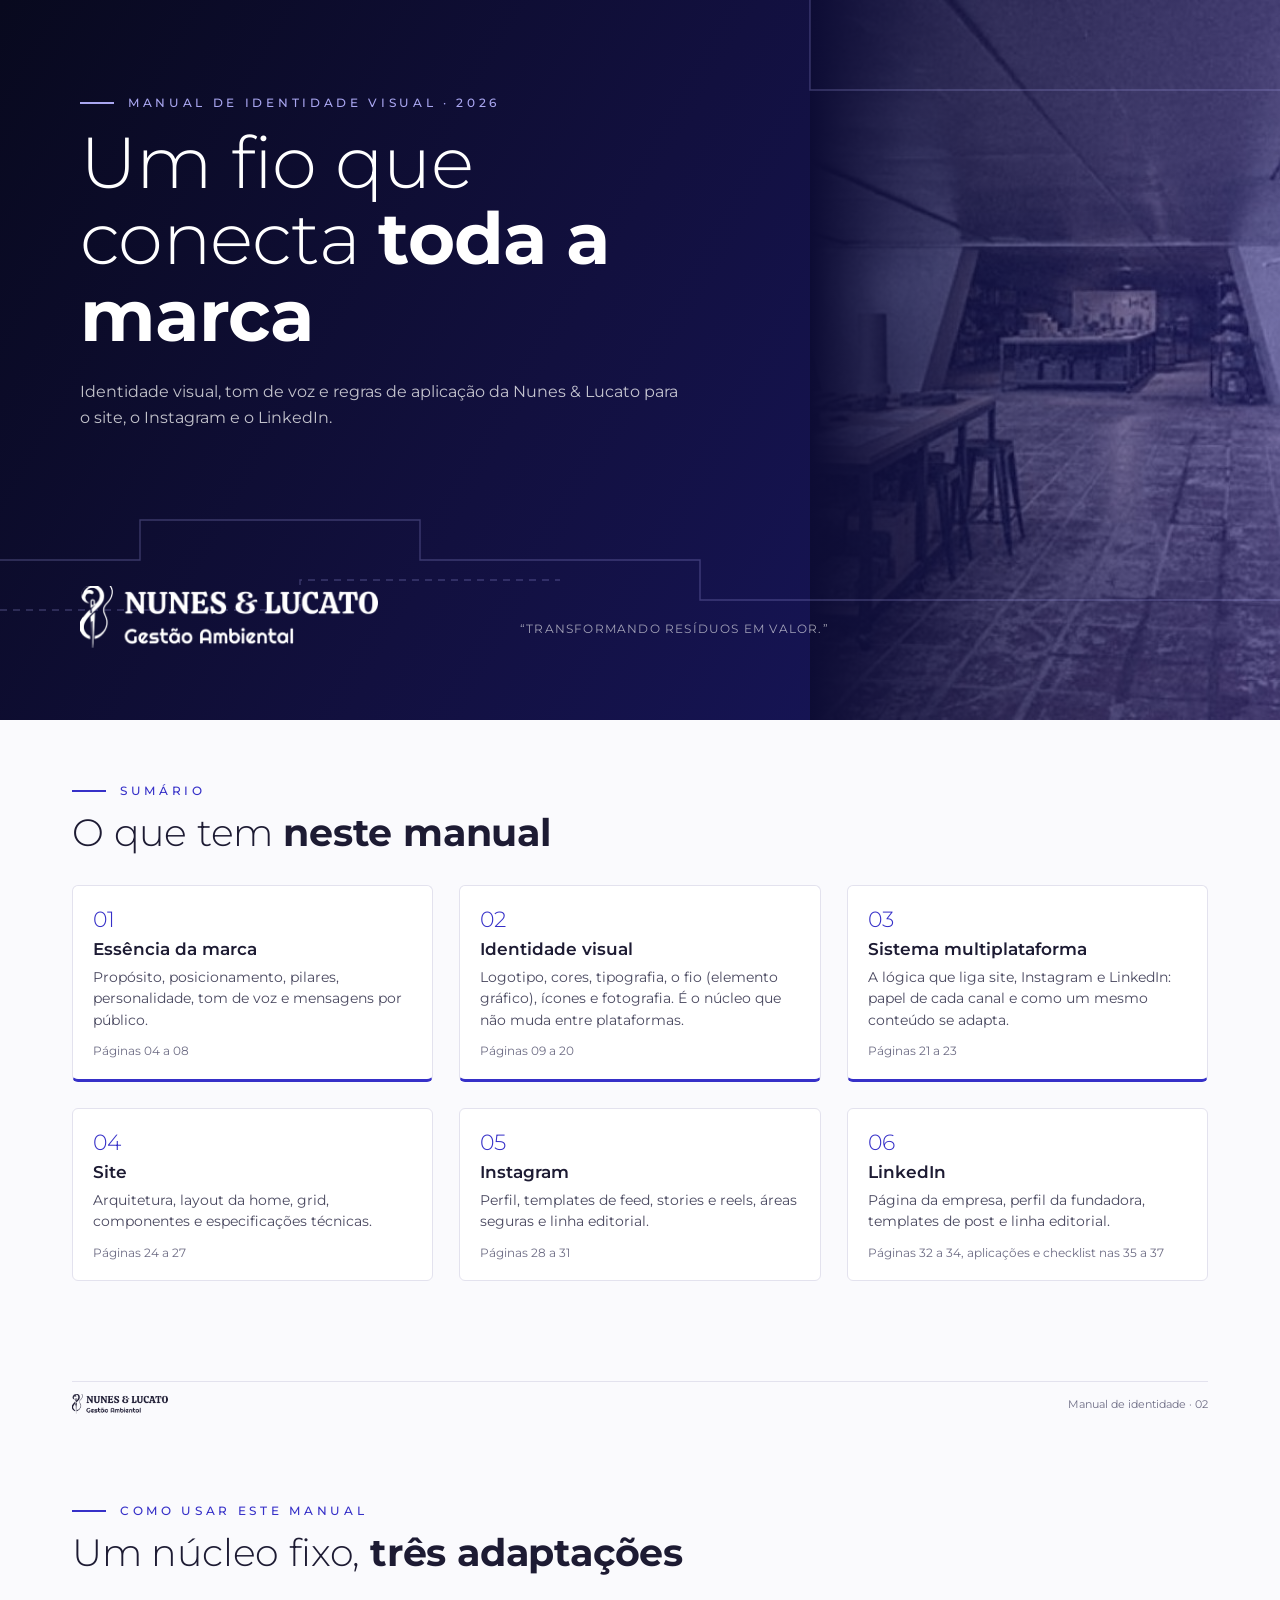
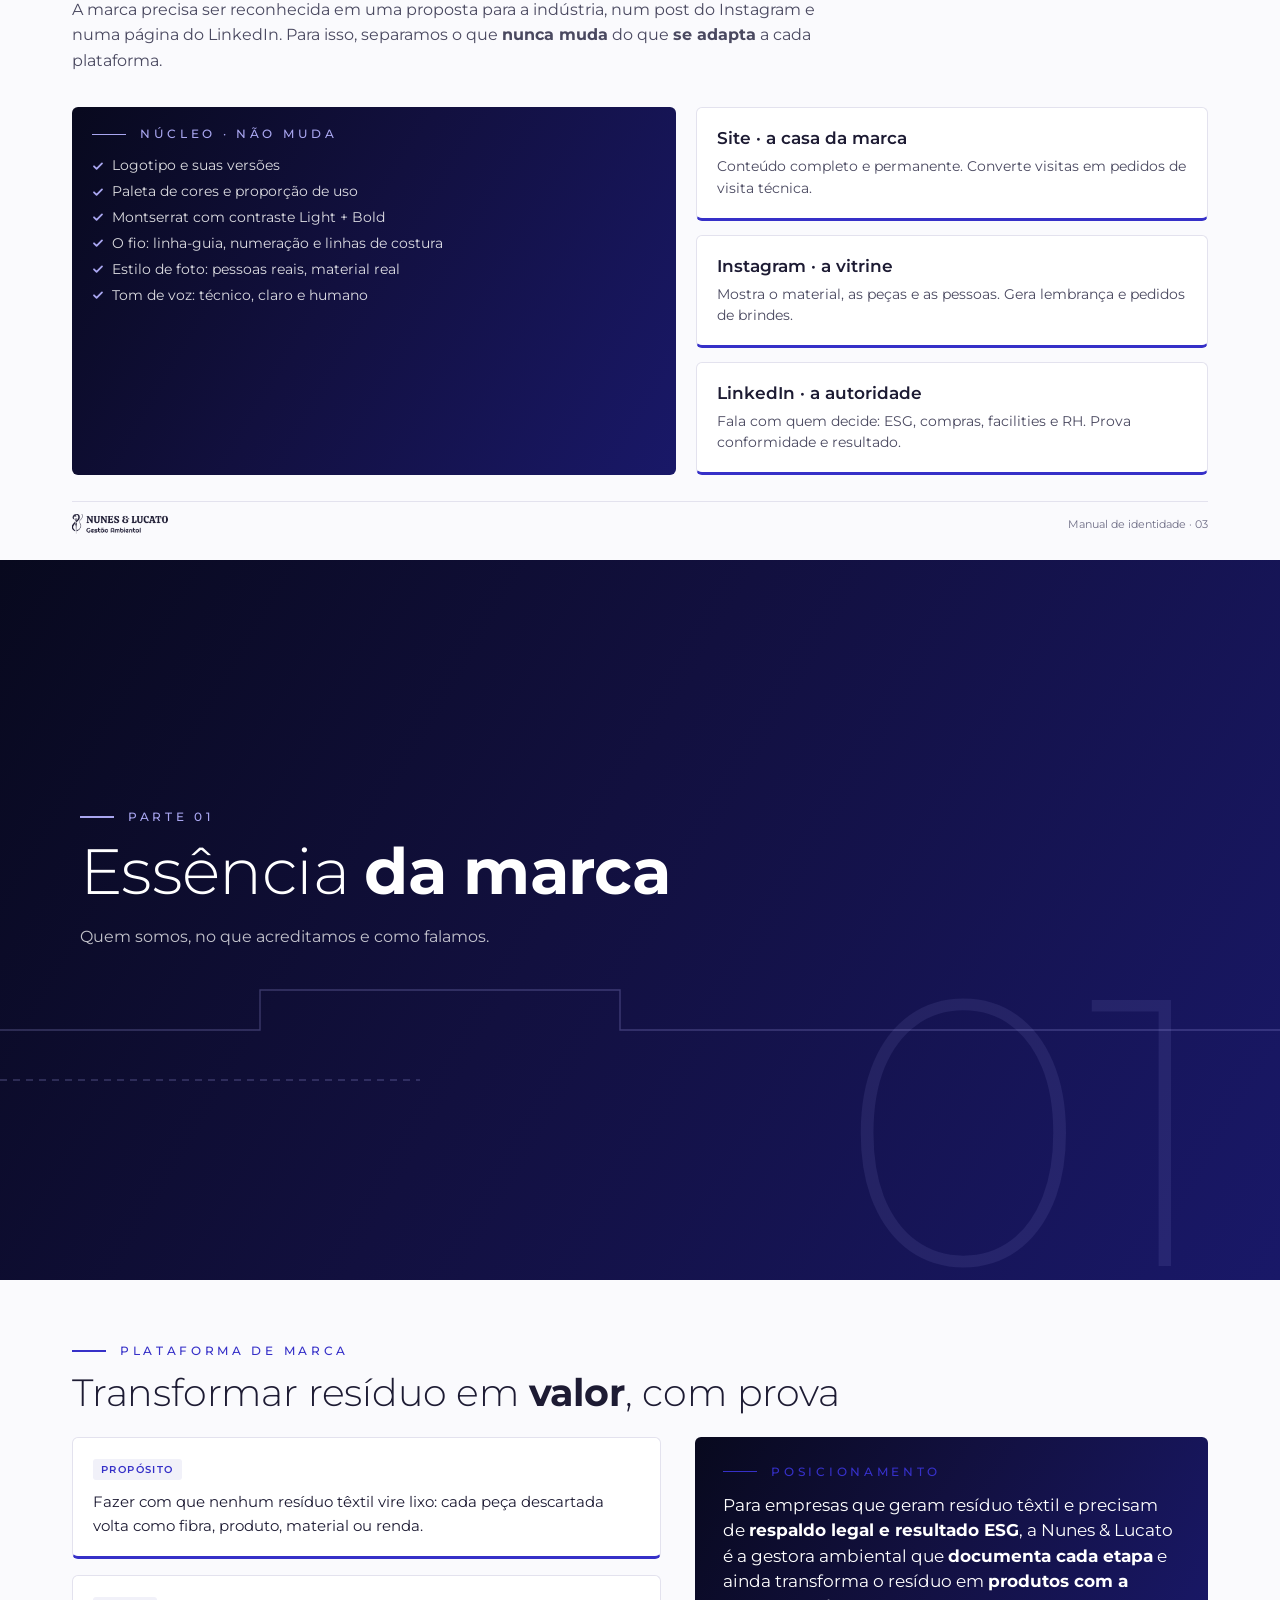
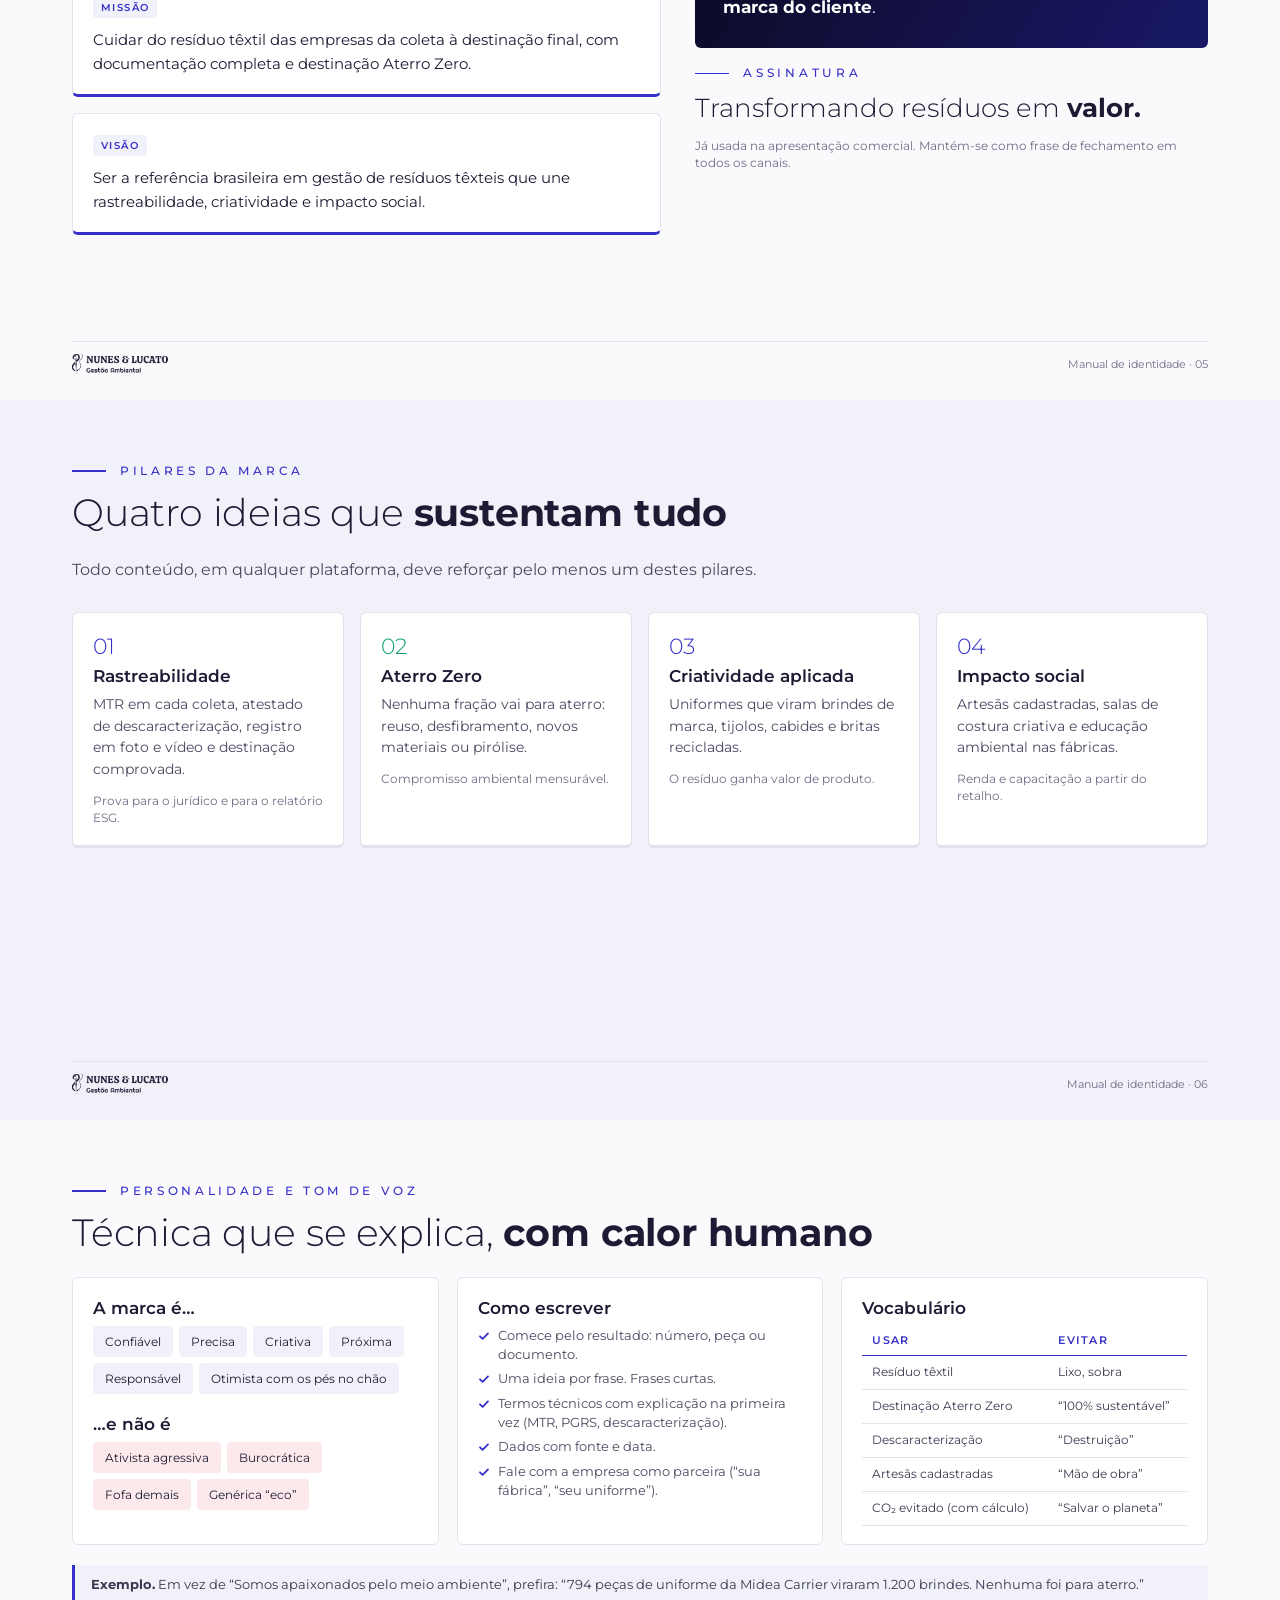
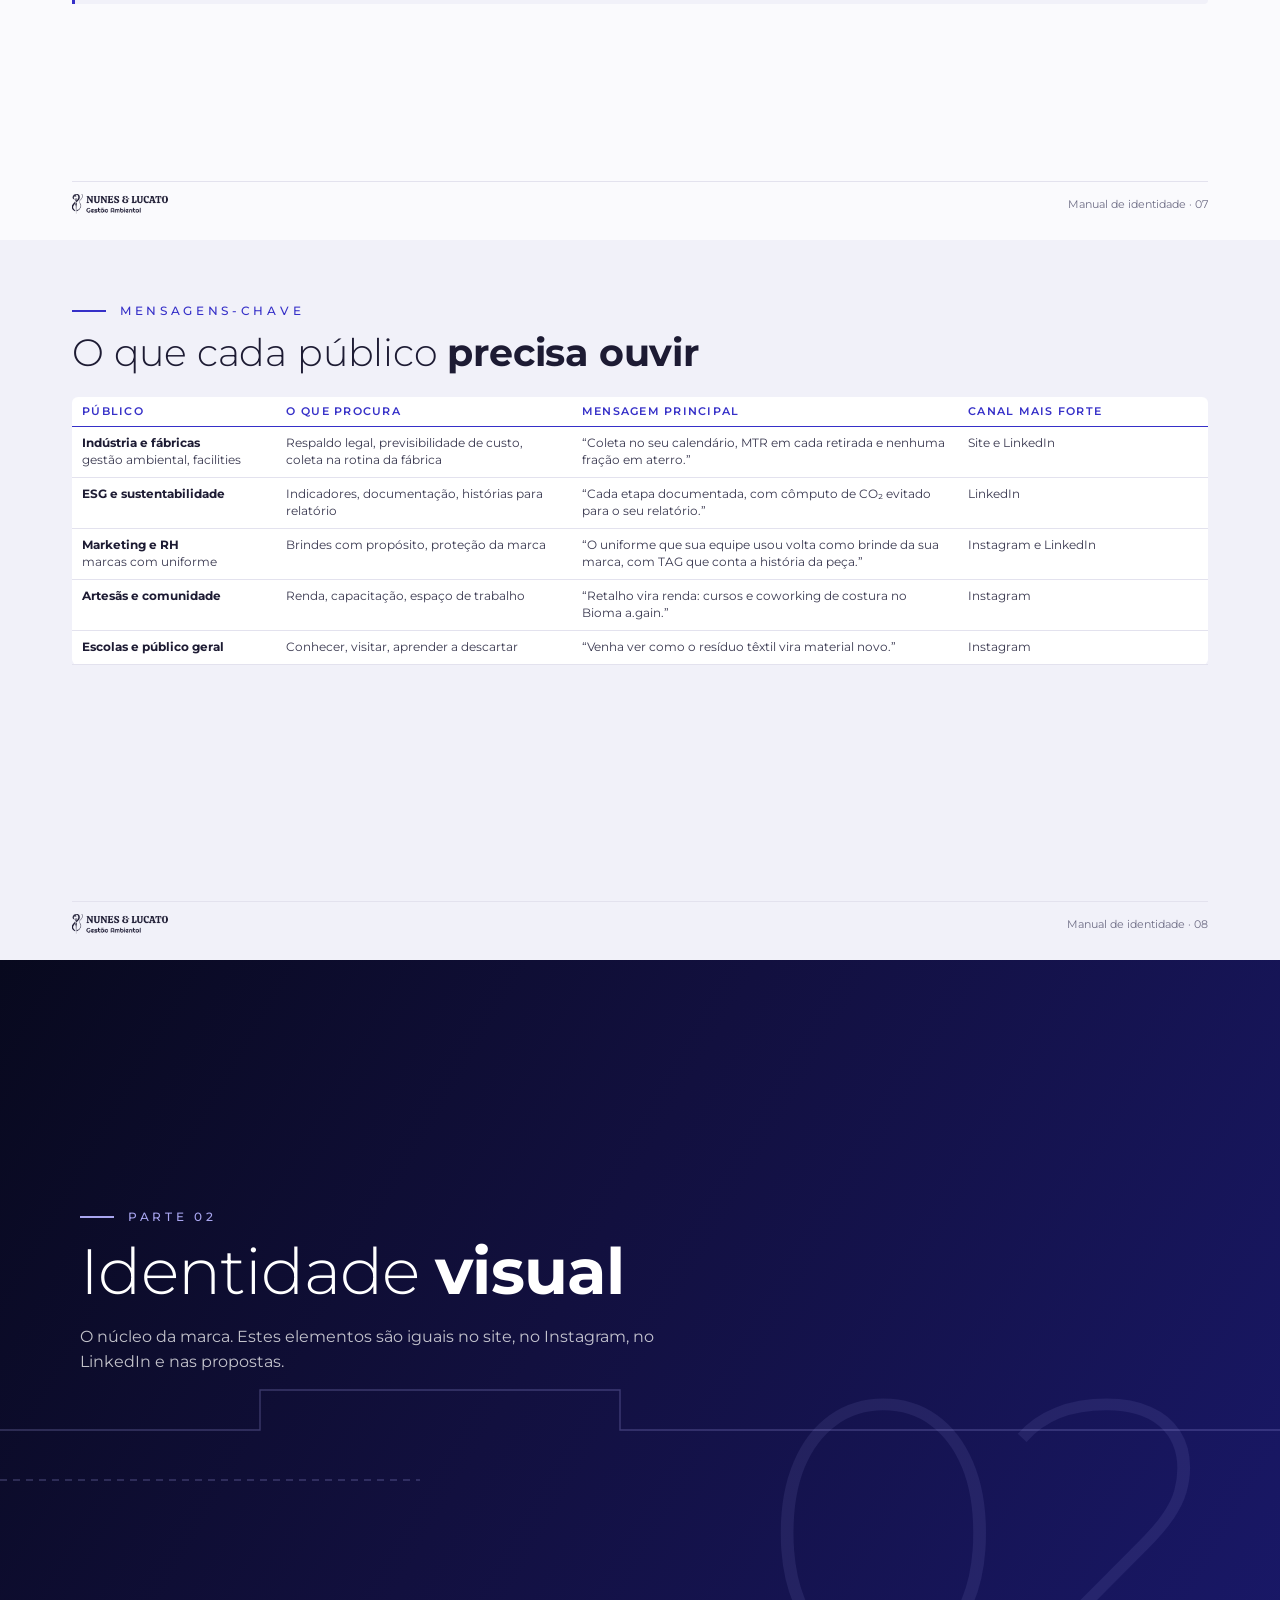
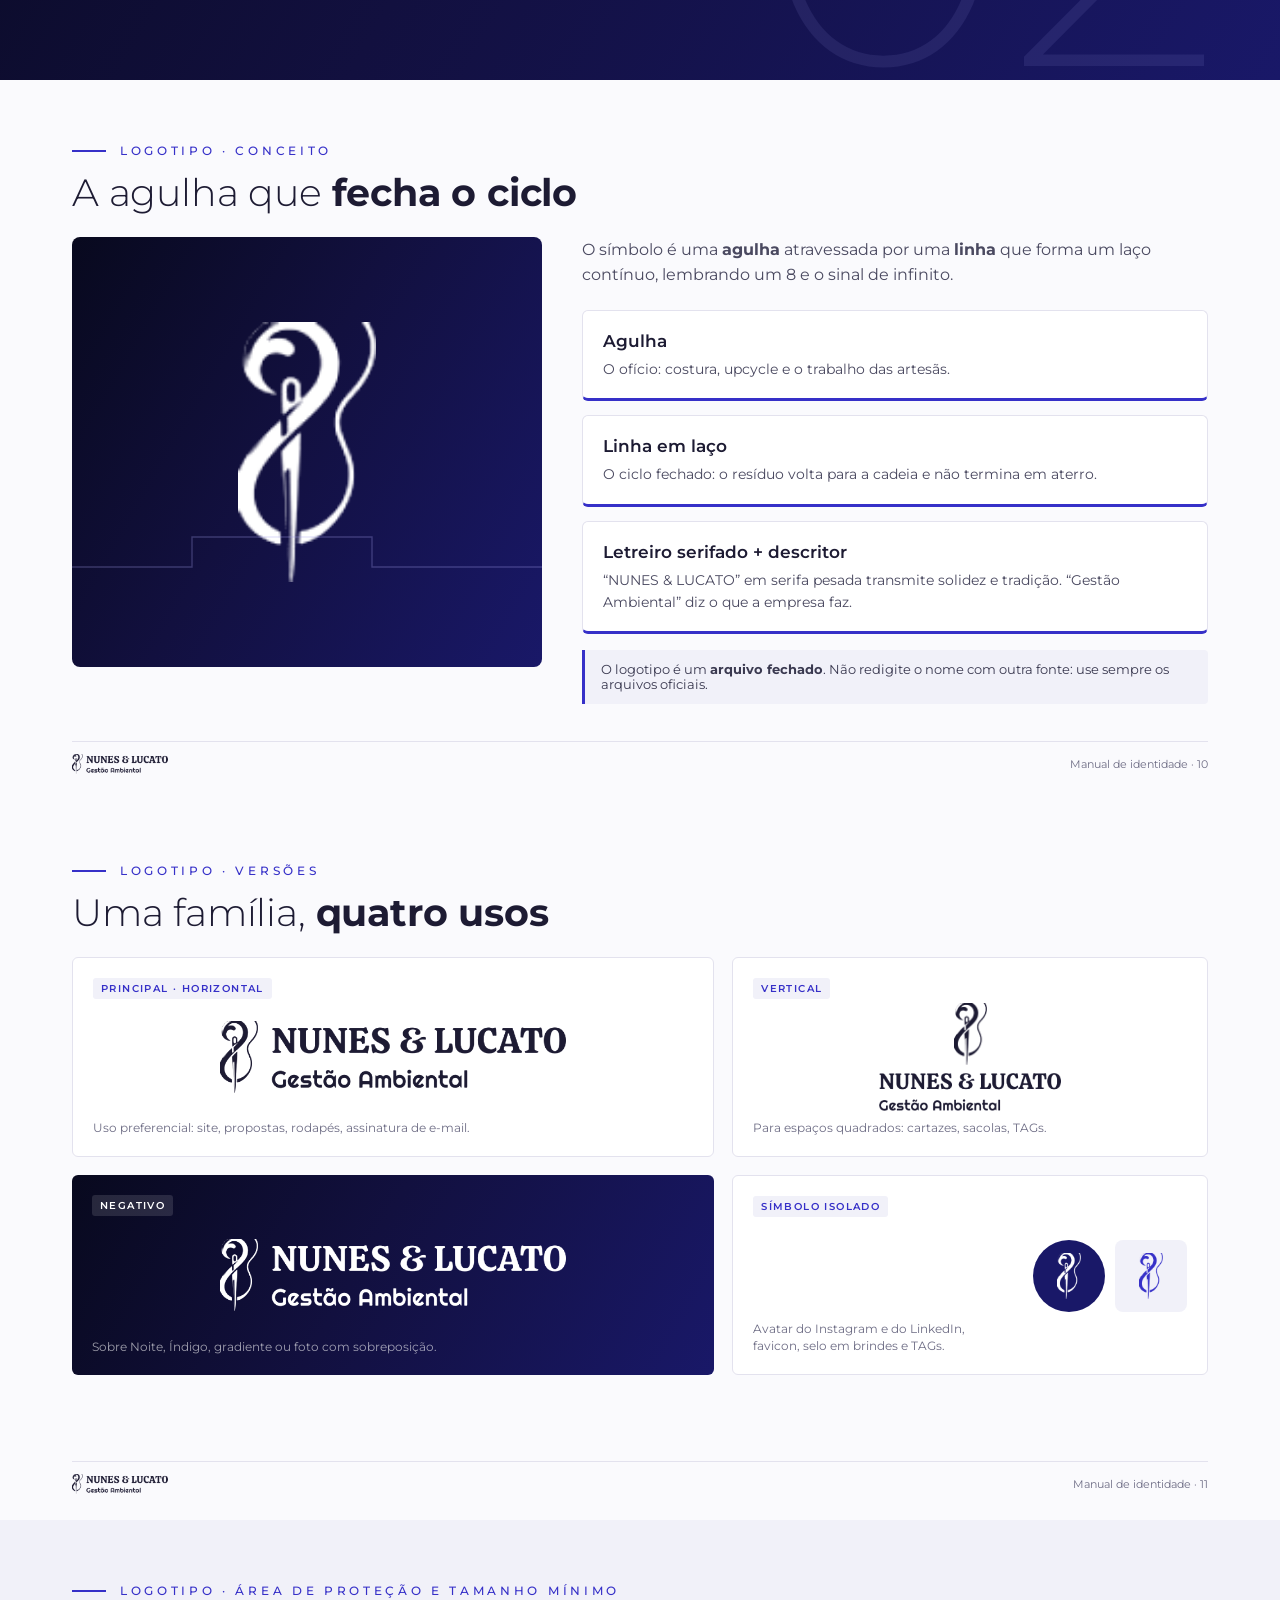
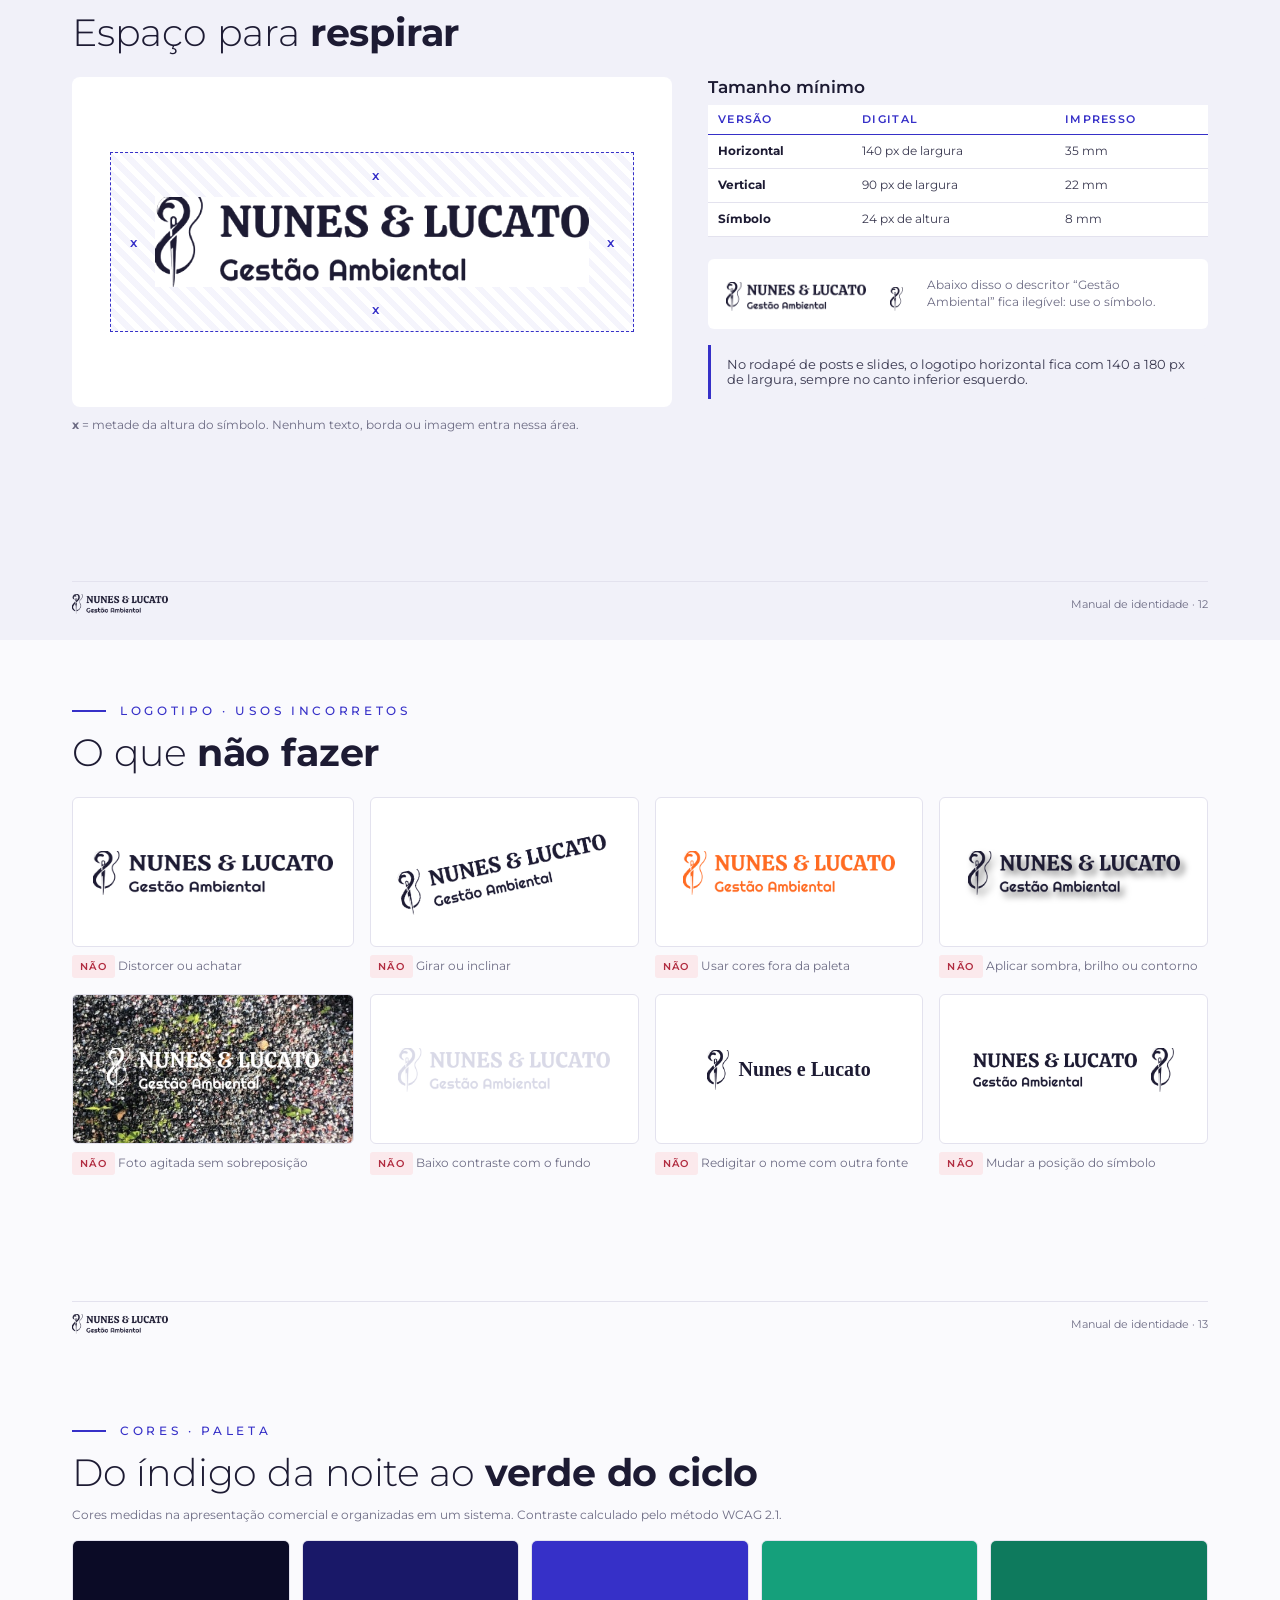
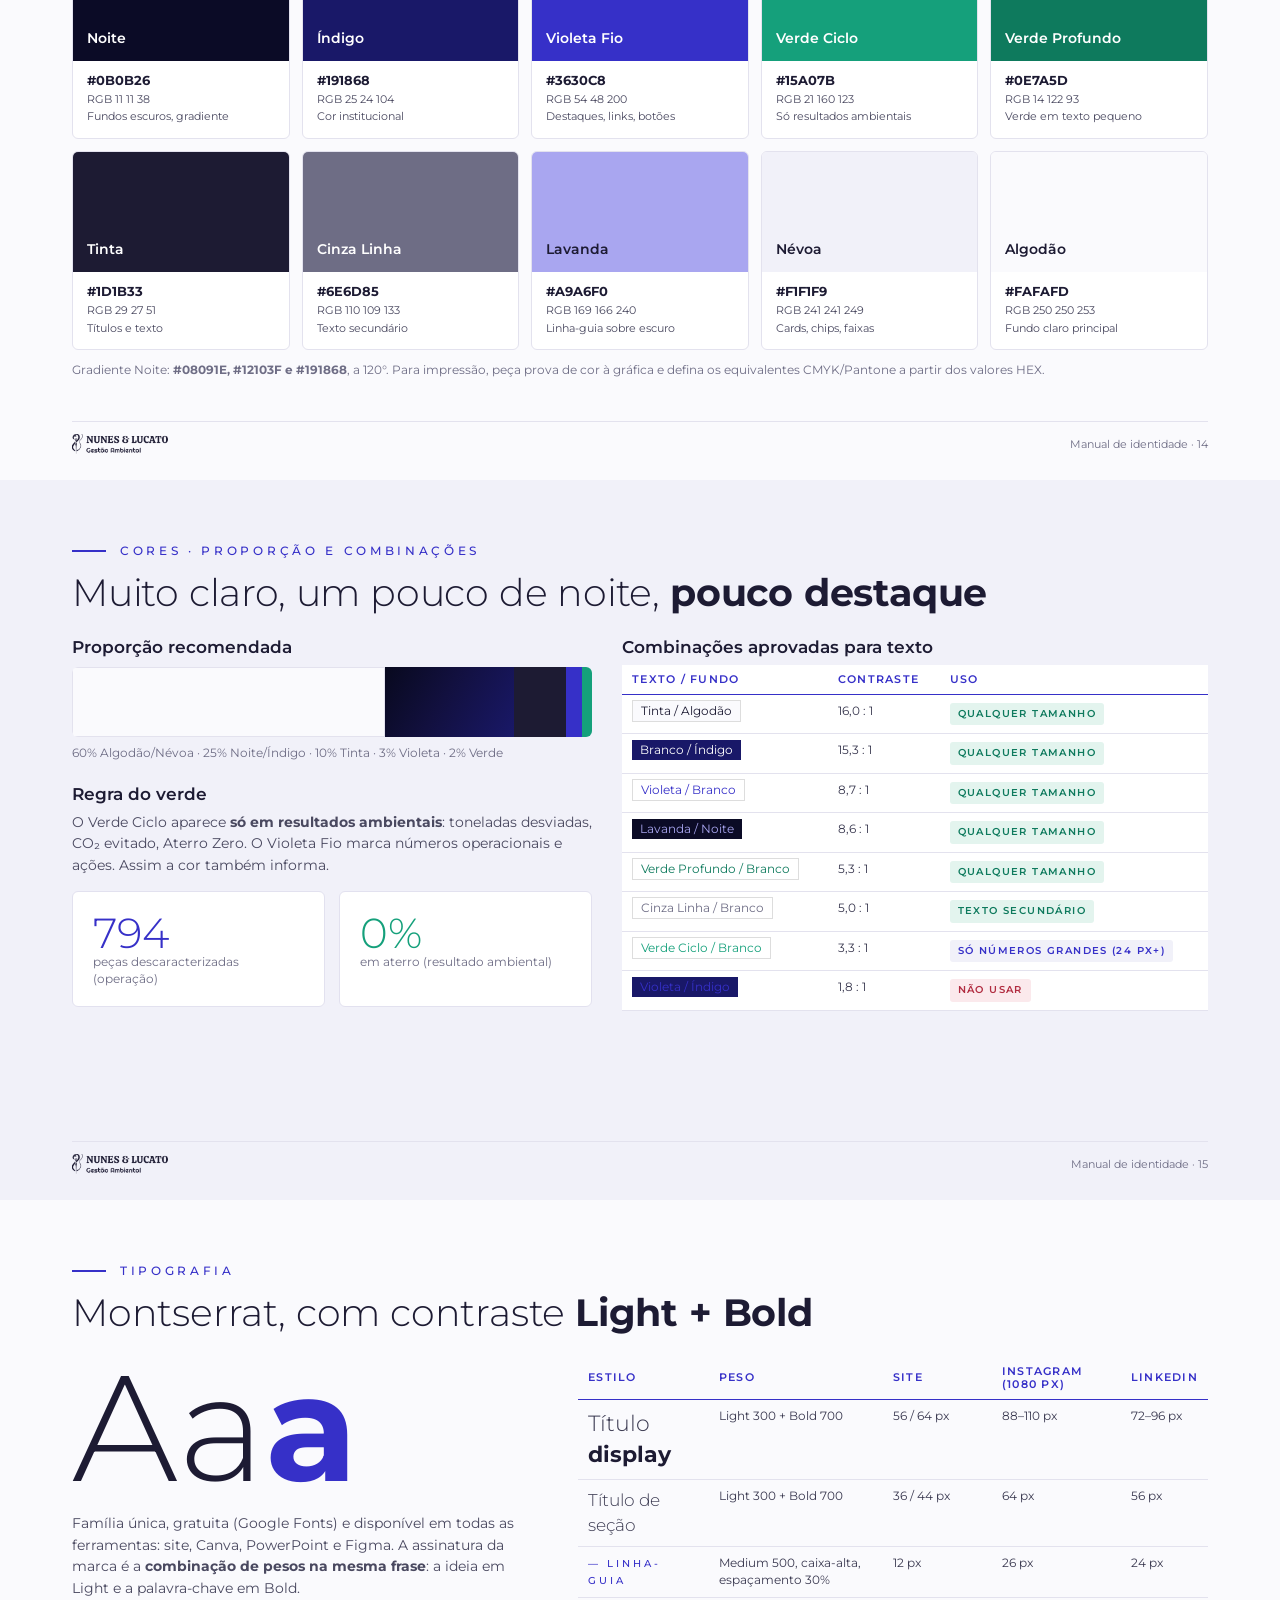
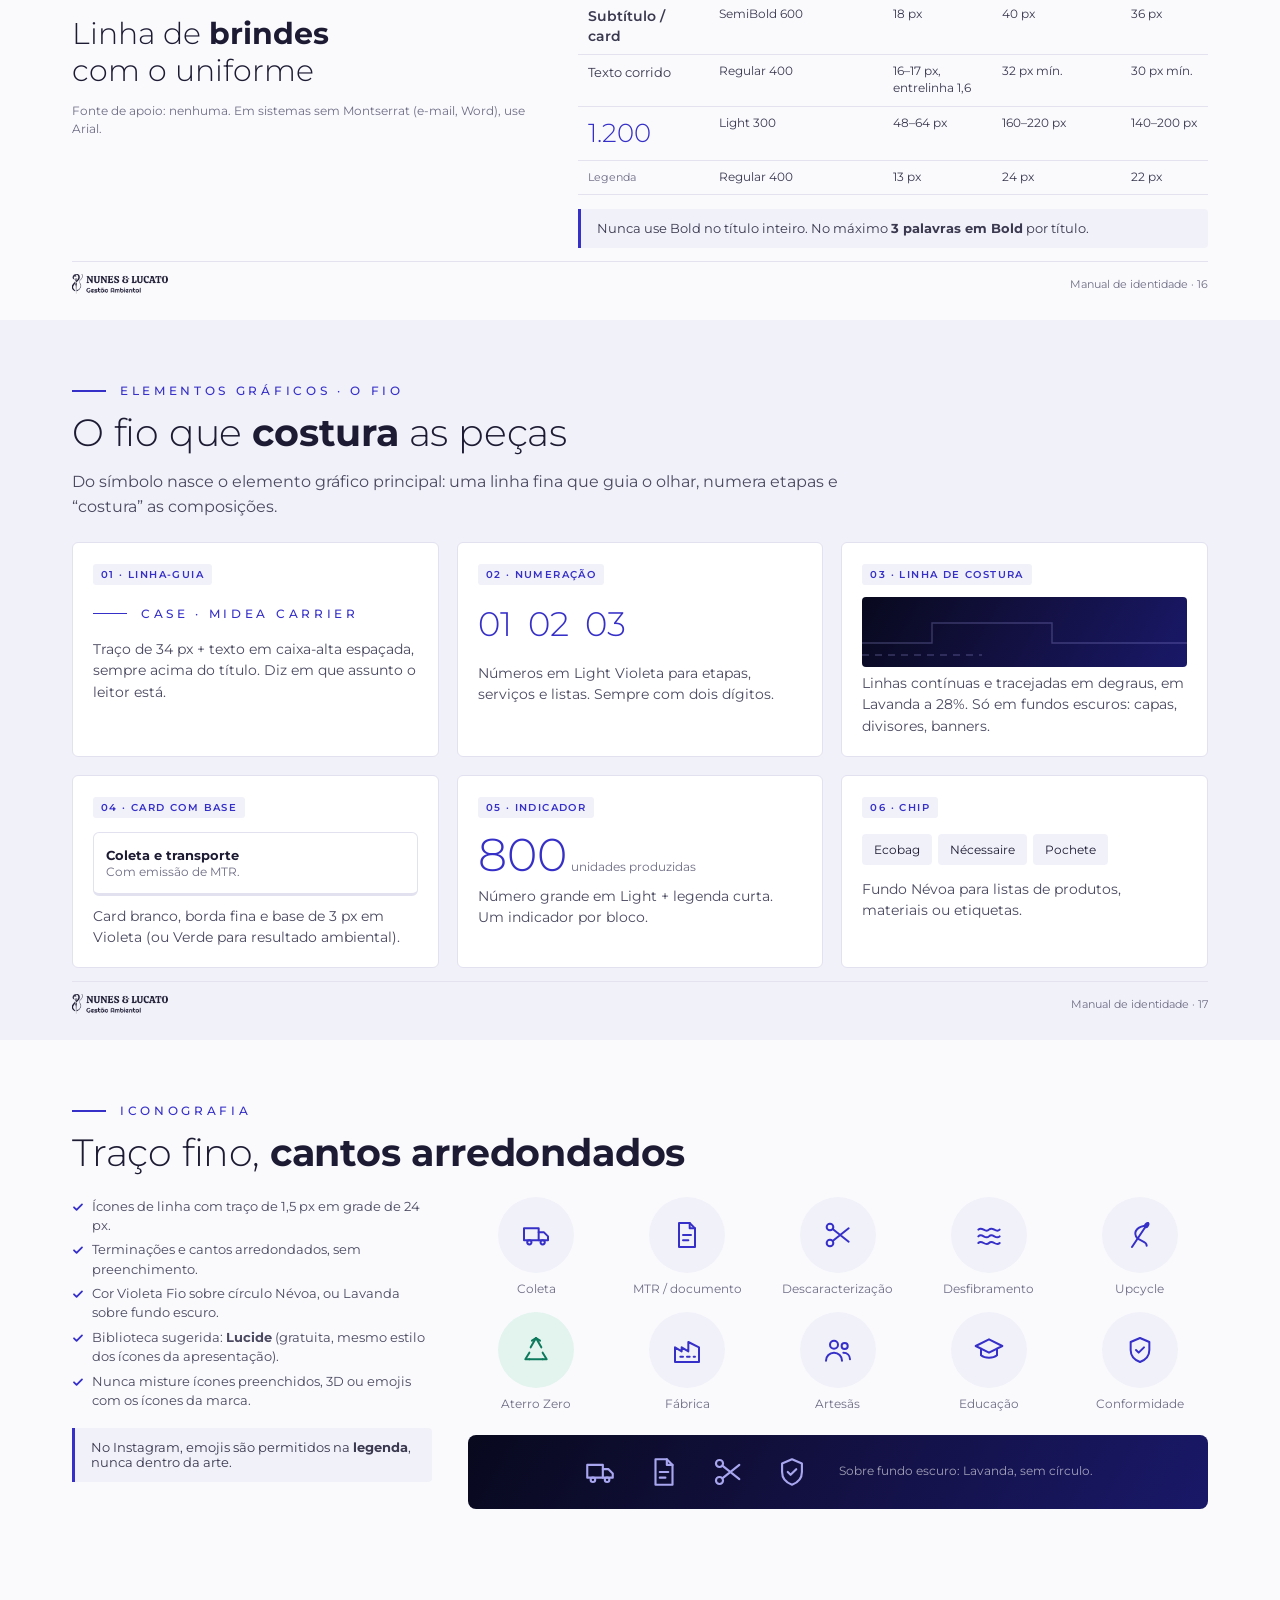
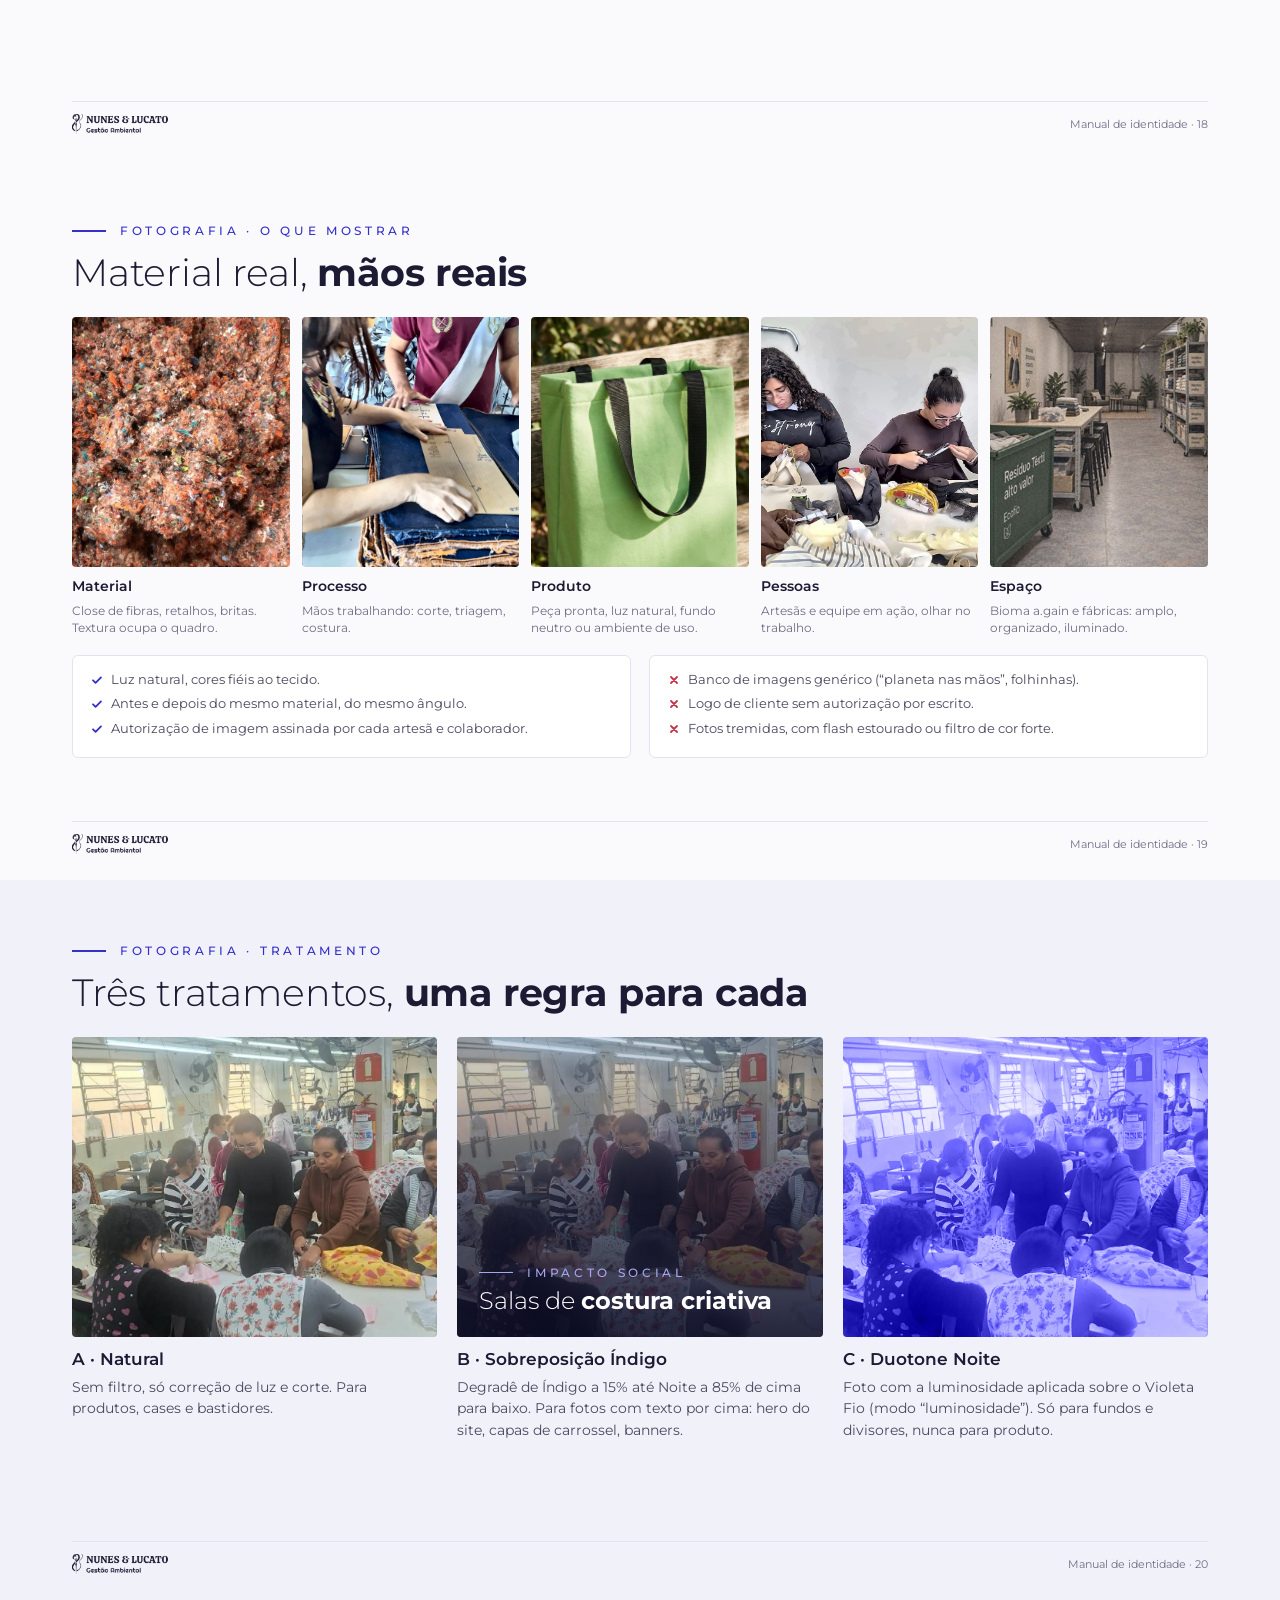
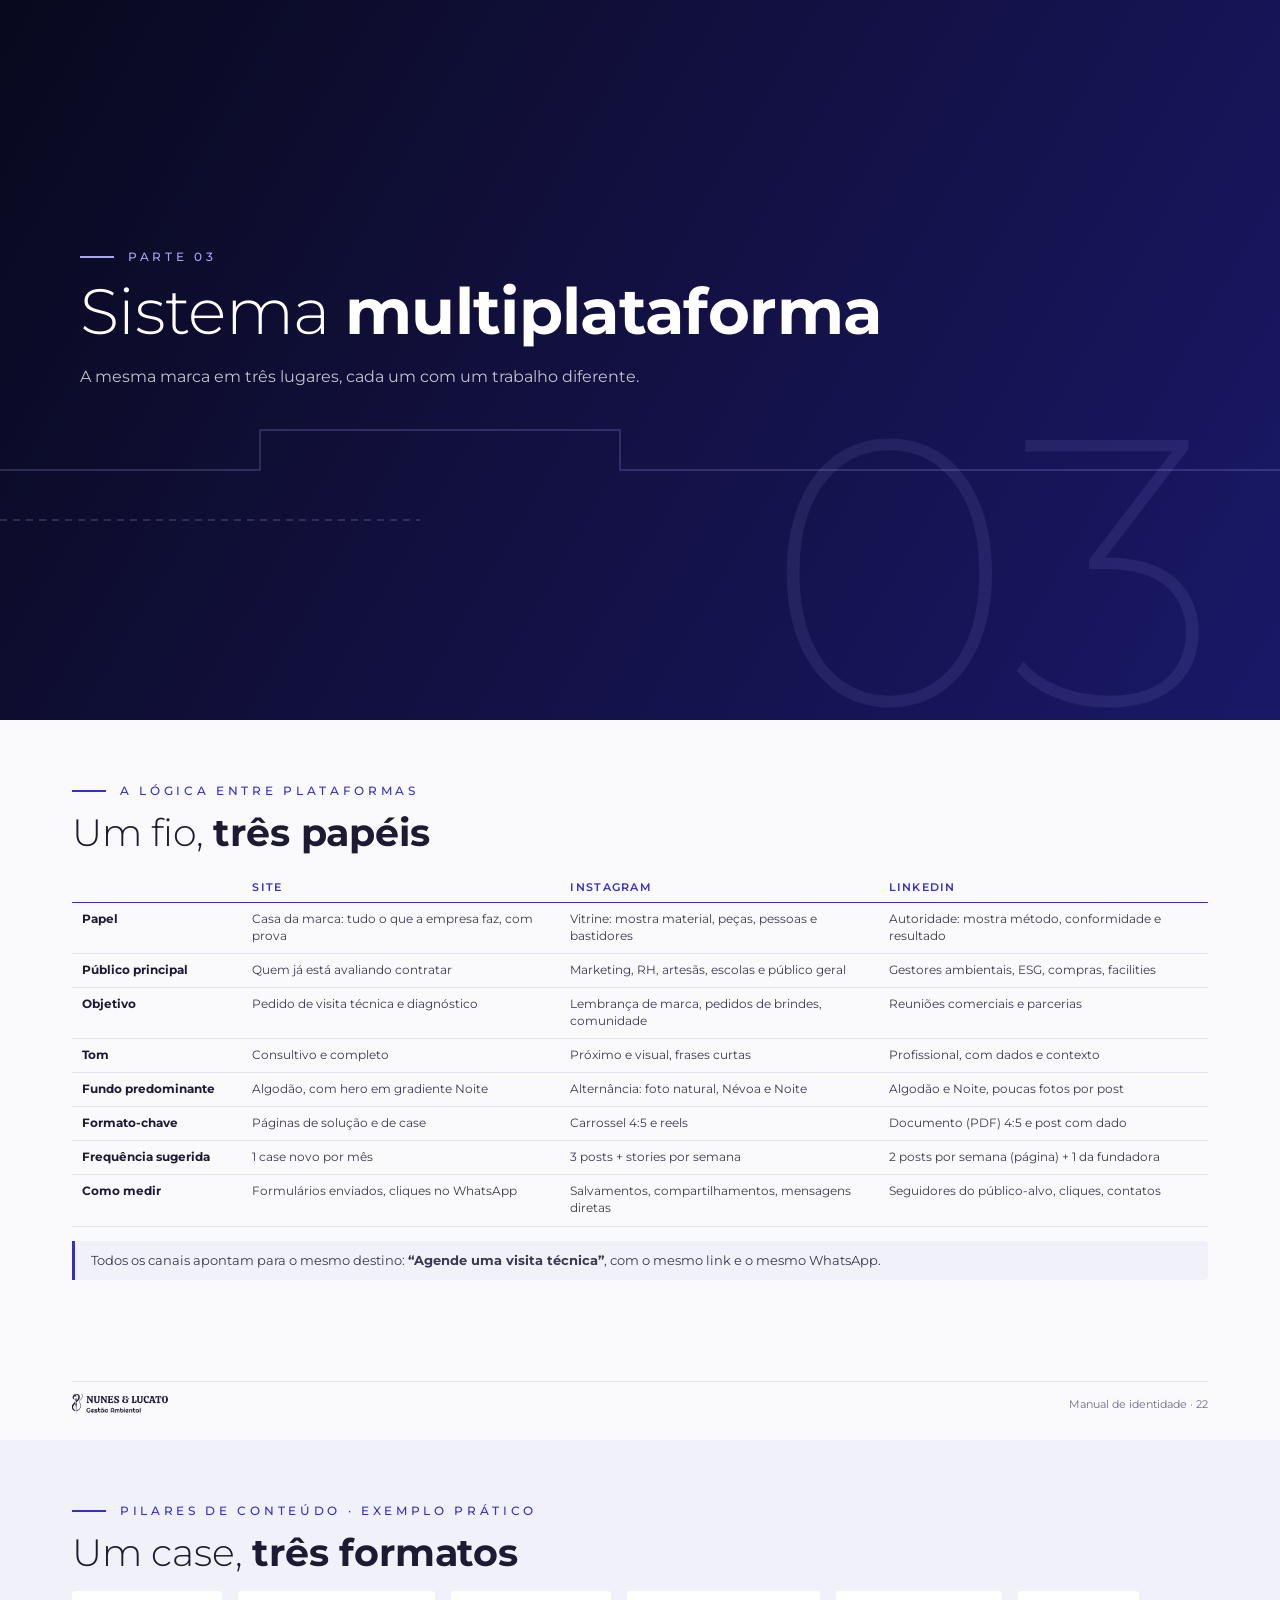
<file: identidade-visual/brandbook.html>
<!doctype html>
<html lang="pt-BR"><head><meta charset="utf-8"><title>Nunes & Lucato · Manual de Identidade Visual</title>
<link rel="stylesheet" href="style.css"></head><body>

<!-- 01 CAPA -->
<section class="pg dark" style="padding:0">
  <div class="ph" style="position:absolute;right:0;top:0;width:470px;height:720px;border-radius:0;background-image:url(assets/photos/bioma-proto.jpg);filter:grayscale(.3)"></div>
  <div style="position:absolute;right:0;top:0;width:470px;height:720px;background:linear-gradient(90deg,#0d0c34 0%,rgba(25,24,104,.55) 40%,rgba(54,48,200,.35) 100%)"></div>
  <svg class="stitch" width="1280" height="720" style="left:0;top:0"><path d="M0 560 H140 V520 H420 V560 H700 V600 H1280"/><path class="dash" d="M0 610 H300 V580 H560"/><path d="M810 0 V90 H1280"/></svg>
  <div style="position:absolute;left:80px;top:96px;width:720px">
    <div class="eyebrow">Manual de identidade visual · 2026</div>
    <h1 style="font-size:72px">Um fio que<br>conecta <b>toda a marca</b></h1>
    <p class="lead" style="margin-top:26px;max-width:600px">Identidade visual, tom de voz e regras de aplicação da Nunes &amp; Lucato para o site, o Instagram e o LinkedIn.</p>
  </div>
  <img src="assets/logo-h-white.png" style="position:absolute;left:80px;bottom:72px;height:62px">
  <div style="position:absolute;left:520px;bottom:84px;font-size:12px;color:rgba(255,255,255,.6);letter-spacing:.1em">“TRANSFORMANDO RESÍDUOS EM VALOR.”</div>
</section>

<!-- 02 SUMÁRIO -->
<section class="pg">
  <div class="eyebrow">Sumário</div>
  <h2>O que tem <b>neste manual</b></h2>
  <div class="grid3" style="margin-top:30px;gap:26px">
    <div class="card b"><div class="num">01</div><h3>Essência da marca</h3><p>Propósito, posicionamento, pilares, personalidade, tom de voz e mensagens por público.</p><p class="small" style="margin-top:12px">Páginas 04 a 08</p></div>
    <div class="card b"><div class="num">02</div><h3>Identidade visual</h3><p>Logotipo, cores, tipografia, o fio (elemento gráfico), ícones e fotografia. É o núcleo que não muda entre plataformas.</p><p class="small" style="margin-top:12px">Páginas 09 a 20</p></div>
    <div class="card b"><div class="num">03</div><h3>Sistema multiplataforma</h3><p>A lógica que liga site, Instagram e LinkedIn: papel de cada canal e como um mesmo conteúdo se adapta.</p><p class="small" style="margin-top:12px">Páginas 21 a 23</p></div>
    <div class="card"><div class="num">04</div><h3>Site</h3><p>Arquitetura, layout da home, grid, componentes e especificações técnicas.</p><p class="small" style="margin-top:12px">Páginas 24 a 27</p></div>
    <div class="card"><div class="num">05</div><h3>Instagram</h3><p>Perfil, templates de feed, stories e reels, áreas seguras e linha editorial.</p><p class="small" style="margin-top:12px">Páginas 28 a 31</p></div>
    <div class="card"><div class="num">06</div><h3>LinkedIn</h3><p>Página da empresa, perfil da fundadora, templates de post e linha editorial.</p><p class="small" style="margin-top:12px">Páginas 32 a 34, aplicações e checklist nas 35 a 37</p></div>
  </div>
  <div class="foot"><img src="assets/logo-h-ink.png"><span>Manual de identidade · 02</span></div>
</section>

<!-- 03 COMO USAR -->
<section class="pg">
  <div class="eyebrow">Como usar este manual</div>
  <h2>Um núcleo fixo, <b>três adaptações</b></h2>
  <p class="lead">A marca precisa ser reconhecida em uma proposta para a indústria, num post do Instagram e numa página do LinkedIn. Para isso, separamos o que <b>nunca muda</b> do que <b>se adapta</b> a cada plataforma.</p>
  <div class="row" style="margin-top:34px;align-items:stretch">
    <div class="card" style="flex:1.1;background:var(--grad);border:0;color:#fff">
      <div class="eyebrow" style="color:var(--lavanda)">Núcleo · não muda</div>
      <ul class="check" style="color:rgba(255,255,255,.85);font-size:13.5px">
        <li>Logotipo e suas versões</li><li>Paleta de cores e proporção de uso</li><li>Montserrat com contraste Light + Bold</li><li>O fio: linha-guia, numeração e linhas de costura</li><li>Estilo de foto: pessoas reais, material real</li><li>Tom de voz: técnico, claro e humano</li>
      </ul>
    </div>
    <div class="col" style="display:flex;flex-direction:column;gap:14px">
      <div class="card b"><h3>Site · a casa da marca</h3><p>Conteúdo completo e permanente. Converte visitas em pedidos de visita técnica.</p></div>
      <div class="card b"><h3>Instagram · a vitrine</h3><p>Mostra o material, as peças e as pessoas. Gera lembrança e pedidos de brindes.</p></div>
      <div class="card b"><h3>LinkedIn · a autoridade</h3><p>Fala com quem decide: ESG, compras, facilities e RH. Prova conformidade e resultado.</p></div>
    </div>
  </div>
  <div class="foot"><img src="assets/logo-h-ink.png"><span>Manual de identidade · 03</span></div>
</section>

<!-- 04 DIVISOR ESSÊNCIA -->
<section class="pg dark divider">
  <svg class="stitch" width="1280" height="720" style="left:0;top:0"><path d="M0 470 H260 V430 H620 V470 H1280"/><path class="dash" d="M0 520 H420"/></svg>
  <div style="position:absolute;left:80px;top:250px">
    <div class="eyebrow">Parte 01</div>
    <h1>Essência <b>da marca</b></h1>
    <p class="lead" style="margin-top:18px;max-width:560px">Quem somos, no que acreditamos e como falamos.</p>
  </div>
  <div class="big">01</div>
</section>

<!-- 05 PROPÓSITO -->
<section class="pg">
  <div class="eyebrow">Plataforma de marca</div>
  <h2>Transformar resíduo em <b>valor</b>, com prova</h2>
  <div class="grid2" style="grid-template-columns:1.15fr 1fr;gap:34px;margin-top:8px">
    <div style="display:flex;flex-direction:column;gap:16px">
      <div class="card b"><div class="tag">Propósito</div><p style="margin-top:10px;font-size:15px;color:var(--tinta)">Fazer com que nenhum resíduo têxtil vire lixo: cada peça descartada volta como fibra, produto, material ou renda.</p></div>
      <div class="card b"><div class="tag">Missão</div><p style="margin-top:10px;font-size:15px;color:var(--tinta)">Cuidar do resíduo têxtil das empresas da coleta à destinação final, com documentação completa e destinação Aterro Zero.</p></div>
      <div class="card b"><div class="tag">Visão</div><p style="margin-top:10px;font-size:15px;color:var(--tinta)">Ser a referência brasileira em gestão de resíduos têxteis que une rastreabilidade, criatividade e impacto social.</p></div>
    </div>
    <div>
      <div class="card" style="background:var(--grad);border:0;color:#fff;padding:28px">
        <div class="eyebrow">Posicionamento</div>
        <p style="font-size:16.5px;line-height:1.55;color:#fff">Para empresas que geram resíduo têxtil e precisam de <b>respaldo legal e resultado ESG</b>, a Nunes &amp; Lucato é a gestora ambiental que <b>documenta cada etapa</b> e ainda transforma o resíduo em <b>produtos com a marca do cliente</b>.</p>
      </div>
      <div style="margin-top:18px">
        <div class="eyebrow" style="margin-bottom:8px">Assinatura</div>
        <p style="font-size:26px;font-weight:300;color:var(--tinta)">Transformando resíduos em <b style="font-weight:700">valor.</b></p>
        <p class="small" style="margin-top:8px">Já usada na apresentação comercial. Mantém-se como frase de fechamento em todos os canais.</p>
      </div>
    </div>
  </div>
  <div class="foot"><img src="assets/logo-h-ink.png"><span>Manual de identidade · 05</span></div>
</section>

<!-- 06 PILARES -->
<section class="pg nevoa">
  <div class="eyebrow">Pilares da marca</div>
  <h2>Quatro ideias que <b>sustentam tudo</b></h2>
  <p class="lead">Todo conteúdo, em qualquer plataforma, deve reforçar pelo menos um destes pilares.</p>
  <div class="grid4" style="margin-top:30px">
    <div class="card b"><div class="num">01</div><h3>Rastreabilidade</h3><p>MTR em cada coleta, atestado de descaracterização, registro em foto e vídeo e destinação comprovada.</p><p class="small" style="margin-top:12px">Prova para o jurídico e para o relatório ESG.</p></div>
    <div class="card g"><div class="num" style="color:var(--verde)">02</div><h3>Aterro Zero</h3><p>Nenhuma fração vai para aterro: reuso, desfibramento, novos materiais ou pirólise.</p><p class="small" style="margin-top:12px">Compromisso ambiental mensurável.</p></div>
    <div class="card b"><div class="num">03</div><h3>Criatividade aplicada</h3><p>Uniformes que viram brindes de marca, tijolos, cabides e britas recicladas.</p><p class="small" style="margin-top:12px">O resíduo ganha valor de produto.</p></div>
    <div class="card b"><div class="num">04</div><h3>Impacto social</h3><p>Artesãs cadastradas, salas de costura criativa e educação ambiental nas fábricas.</p><p class="small" style="margin-top:12px">Renda e capacitação a partir do retalho.</p></div>
  </div>
  <div class="foot"><img src="assets/logo-h-ink.png"><span>Manual de identidade · 06</span></div>
</section>

<!-- 07 PERSONALIDADE E TOM -->
<section class="pg">
  <div class="eyebrow">Personalidade e tom de voz</div>
  <h2>Técnica que se explica, <b>com calor humano</b></h2>
  <div class="grid3" style="margin-top:6px;gap:18px">
    <div class="card"><h3>A marca é…</h3><div style="margin-top:8px"><span class="chip">Confiável</span><span class="chip">Precisa</span><span class="chip">Criativa</span><span class="chip">Próxima</span><span class="chip">Responsável</span><span class="chip">Otimista com os pés no chão</span></div>
      <h3 style="margin-top:14px">…e não é</h3><div><span class="chip" style="background:#FBE9EC">Ativista agressiva</span><span class="chip" style="background:#FBE9EC">Burocrática</span><span class="chip" style="background:#FBE9EC">Fofa demais</span><span class="chip" style="background:#FBE9EC">Genérica “eco”</span></div></div>
    <div class="card"><h3>Como escrever</h3><ul class="check" style="margin-top:8px">
      <li>Comece pelo resultado: número, peça ou documento.</li><li>Uma ideia por frase. Frases curtas.</li><li>Termos técnicos com explicação na primeira vez (MTR, PGRS, descaracterização).</li><li>Dados com fonte e data.</li><li>Fale com a empresa como parceira (“sua fábrica”, “seu uniforme”).</li></ul></div>
    <div class="card"><h3>Vocabulário</h3>
      <table style="margin-top:6px"><tr><th>Usar</th><th>Evitar</th></tr>
      <tr><td>Resíduo têxtil</td><td>Lixo, sobra</td></tr><tr><td>Destinação Aterro Zero</td><td>“100% sustentável”</td></tr><tr><td>Descaracterização</td><td>“Destruição”</td></tr><tr><td>Artesãs cadastradas</td><td>“Mão de obra”</td></tr><tr><td>CO₂ evitado (com cálculo)</td><td>“Salvar o planeta”</td></tr></table></div>
  </div>
  <div class="note" style="margin-top:20px"><b>Exemplo.</b> Em vez de “Somos apaixonados pelo meio ambiente”, prefira: “794 peças de uniforme da Midea Carrier viraram 1.200 brindes. Nenhuma foi para aterro.”</div>
  <div class="foot"><img src="assets/logo-h-ink.png"><span>Manual de identidade · 07</span></div>
</section>

<!-- 08 MENSAGENS POR PÚBLICO -->
<section class="pg nevoa">
  <div class="eyebrow">Mensagens-chave</div>
  <h2>O que cada público <b>precisa ouvir</b></h2>
  <table style="margin-top:6px;background:#fff;border-radius:6px">
    <tr><th style="width:18%">Público</th><th style="width:26%">O que procura</th><th style="width:34%">Mensagem principal</th><th>Canal mais forte</th></tr>
    <tr><td><b>Indústria e fábricas</b><br>gestão ambiental, facilities</td><td>Respaldo legal, previsibilidade de custo, coleta na rotina da fábrica</td><td>“Coleta no seu calendário, MTR em cada retirada e nenhuma fração em aterro.”</td><td>Site e LinkedIn</td></tr>
    <tr><td><b>ESG e sustentabilidade</b></td><td>Indicadores, documentação, histórias para relatório</td><td>“Cada etapa documentada, com cômputo de CO₂ evitado para o seu relatório.”</td><td>LinkedIn</td></tr>
    <tr><td><b>Marketing e RH</b><br>marcas com uniforme</td><td>Brindes com propósito, proteção da marca</td><td>“O uniforme que sua equipe usou volta como brinde da sua marca, com TAG que conta a história da peça.”</td><td>Instagram e LinkedIn</td></tr>
    <tr><td><b>Artesãs e comunidade</b></td><td>Renda, capacitação, espaço de trabalho</td><td>“Retalho vira renda: cursos e coworking de costura no Bioma a.gain.”</td><td>Instagram</td></tr>
    <tr><td><b>Escolas e público geral</b></td><td>Conhecer, visitar, aprender a descartar</td><td>“Venha ver como o resíduo têxtil vira material novo.”</td><td>Instagram</td></tr>
  </table>
  <div class="foot"><img src="assets/logo-h-ink.png"><span>Manual de identidade · 08</span></div>
</section>

<!-- 09 DIVISOR IDENTIDADE -->
<section class="pg dark divider">
  <svg class="stitch" width="1280" height="720" style="left:0;top:0"><path d="M0 470 H260 V430 H620 V470 H1280"/><path class="dash" d="M0 520 H420"/></svg>
  <div style="position:absolute;left:80px;top:250px">
    <div class="eyebrow">Parte 02</div>
    <h1>Identidade <b>visual</b></h1>
    <p class="lead" style="margin-top:18px;max-width:600px">O núcleo da marca. Estes elementos são iguais no site, no Instagram, no LinkedIn e nas propostas.</p>
  </div>
  <div class="big">02</div>
</section>

<!-- 10 LOGO CONCEITO -->
<section class="pg">
  <div class="eyebrow">Logotipo · conceito</div>
  <h2>A agulha que <b>fecha o ciclo</b></h2>
  <div class="row" style="gap:40px;margin-top:10px">
    <div style="flex:0 0 470px;height:430px;background:var(--grad);border-radius:8px;display:flex;align-items:center;justify-content:center;position:relative">
      <svg class="stitch" width="470" height="430" style="left:0;top:0"><path d="M0 330 H120 V300 H300 V330 H470"/></svg>
      <img src="assets/symbol-white.png" style="height:260px">
    </div>
    <div class="col">
      <p class="lead">O símbolo é uma <b>agulha</b> atravessada por uma <b>linha</b> que forma um laço contínuo, lembrando um 8 e o sinal de infinito.</p>
      <div style="margin-top:22px;display:flex;flex-direction:column;gap:14px">
        <div class="card b"><h3>Agulha</h3><p>O ofício: costura, upcycle e o trabalho das artesãs.</p></div>
        <div class="card b"><h3>Linha em laço</h3><p>O ciclo fechado: o resíduo volta para a cadeia e não termina em aterro.</p></div>
        <div class="card b"><h3>Letreiro serifado + descritor</h3><p>“NUNES &amp; LUCATO” em serifa pesada transmite solidez e tradição. “Gestão Ambiental” diz o que a empresa faz.</p></div>
      </div>
      <div class="note" style="margin-top:16px">O logotipo é um <b>arquivo fechado</b>. Não redigite o nome com outra fonte: use sempre os arquivos oficiais.</div>
    </div>
  </div>
  <div class="foot"><img src="assets/logo-h-ink.png"><span>Manual de identidade · 10</span></div>
</section>

<!-- 11 VERSÕES -->
<section class="pg">
  <div class="eyebrow">Logotipo · versões</div>
  <h2>Uma família, <b>quatro usos</b></h2>
  <div class="grid2" style="grid-template-columns:1.35fr 1fr;gap:18px">
    <div class="card" style="height:200px;display:flex;flex-direction:column;justify-content:space-between"><span class="tag">Principal · horizontal</span><div style="text-align:center"><img src="assets/logo-h-ink.png" style="height:72px"></div><p class="small">Uso preferencial: site, propostas, rodapés, assinatura de e-mail.</p></div>
    <div class="card" style="height:200px;display:flex;flex-direction:column;justify-content:space-between"><span class="tag">Vertical</span><div style="text-align:center"><img src="assets/symbol-ink.png" style="height:62px;display:block;margin:0 auto 8px"><img src="assets/wordmark-ink.png" style="height:38px"></div><p class="small">Para espaços quadrados: cartazes, sacolas, TAGs.</p></div>
    <div class="card" style="height:200px;background:var(--grad);border:0;display:flex;flex-direction:column;justify-content:space-between"><span class="tag" style="background:rgba(255,255,255,.12);color:#fff">Negativo</span><div style="text-align:center"><img src="assets/logo-h-white.png" style="height:72px"></div><p class="small" style="color:rgba(255,255,255,.6)">Sobre Noite, Índigo, gradiente ou foto com sobreposição.</p></div>
    <div class="card" style="height:200px;display:flex;gap:18px;align-items:center">
      <div style="flex:1;display:flex;flex-direction:column;justify-content:space-between;height:100%"><span class="tag">Símbolo isolado</span><p class="small">Avatar do Instagram e do LinkedIn, favicon, selo em brindes e TAGs.</p></div>
      <div style="display:flex;gap:10px"><div style="width:72px;height:72px;border-radius:50%;background:var(--indigo);display:flex;align-items:center;justify-content:center"><img src="assets/symbol-white.png" style="height:46px"></div><div style="width:72px;height:72px;border-radius:8px;background:var(--nevoa);display:flex;align-items:center;justify-content:center"><img src="assets/symbol-violet.png" style="height:46px"></div></div>
    </div>
  </div>
  <div class="foot"><img src="assets/logo-h-ink.png"><span>Manual de identidade · 11</span></div>
</section>

<!-- 12 PROTEÇÃO E MÍNIMO -->
<section class="pg nevoa">
  <div class="eyebrow">Logotipo · área de proteção e tamanho mínimo</div>
  <h2>Espaço para <b>respirar</b></h2>
  <div class="row" style="gap:36px">
    <div style="flex:0 0 600px">
      <div style="background:#fff;border-radius:8px;height:330px;display:flex;align-items:center;justify-content:center;position:relative">
        <div style="position:relative;padding:44px;border:1.5px dashed var(--violeta);background:repeating-linear-gradient(45deg,rgba(54,48,200,.05) 0 6px,transparent 6px 12px)">
          <div style="background:#fff;padding:0"><img src="assets/logo-h-ink.png" style="height:90px;display:block"></div>
          <div style="position:absolute;left:0;top:50%;width:44px;text-align:center;font-size:13px;font-weight:600;color:var(--violeta);transform:translateY(-50%)">x</div>
          <div style="position:absolute;right:0;top:50%;width:44px;text-align:center;font-size:13px;font-weight:600;color:var(--violeta);transform:translateY(-50%)">x</div>
          <div style="position:absolute;top:0;left:50%;height:44px;line-height:44px;font-size:13px;font-weight:600;color:var(--violeta)">x</div>
          <div style="position:absolute;bottom:0;left:50%;height:44px;line-height:44px;font-size:13px;font-weight:600;color:var(--violeta)">x</div>
        </div>
      </div>
      <p class="small" style="margin-top:10px"><b>x</b> = metade da altura do símbolo. Nenhum texto, borda ou imagem entra nessa área.</p>
    </div>
    <div class="col">
      <h3>Tamanho mínimo</h3>
      <table style="margin-top:6px;background:#fff">
        <tr><th>Versão</th><th>Digital</th><th>Impresso</th></tr>
        <tr><td><b>Horizontal</b></td><td>140 px de largura</td><td>35 mm</td></tr>
        <tr><td><b>Vertical</b></td><td>90 px de largura</td><td>22 mm</td></tr>
        <tr><td><b>Símbolo</b></td><td>24 px de altura</td><td>8 mm</td></tr>
      </table>
      <div style="margin-top:22px;display:flex;align-items:flex-end;gap:24px;background:#fff;padding:18px;border-radius:6px">
        <img src="assets/logo-h-ink.png" style="width:140px"><img src="assets/symbol-ink.png" style="height:24px"><span class="small">Abaixo disso o descritor “Gestão Ambiental” fica ilegível: use o símbolo.</span>
      </div>
      <div class="note" style="margin-top:16px">No rodapé de posts e slides, o logotipo horizontal fica com 140 a 180 px de largura, sempre no canto inferior esquerdo.</div>
    </div>
  </div>
  <div class="foot"><img src="assets/logo-h-ink.png"><span>Manual de identidade · 12</span></div>
</section>

<!-- 13 USOS INCORRETOS -->
<section class="pg">
  <div class="eyebrow">Logotipo · usos incorretos</div>
  <h2>O que <b>não fazer</b></h2>
  <div class="grid4" style="gap:16px;margin-top:4px">
    <div><div class="card" style="height:150px;display:flex;align-items:center;justify-content:center;overflow:hidden"><img src="assets/logo-h-ink.png" style="height:44px;width:240px"></div><p class="small" style="margin-top:8px"><span class="tag r">Não</span> Distorcer ou achatar</p></div>
    <div><div class="card" style="height:150px;display:flex;align-items:center;justify-content:center;overflow:hidden"><img src="assets/logo-h-ink.png" style="height:44px;transform:rotate(-12deg)"></div><p class="small" style="margin-top:8px"><span class="tag r">Não</span> Girar ou inclinar</p></div>
    <div><div class="card" style="height:150px;display:flex;align-items:center;justify-content:center"><img src="assets/logo-h-ink.png" style="height:44px;filter:invert(48%) sepia(70%) saturate(2000%) hue-rotate(345deg)"></div><p class="small" style="margin-top:8px"><span class="tag r">Não</span> Usar cores fora da paleta</p></div>
    <div><div class="card" style="height:150px;display:flex;align-items:center;justify-content:center"><img src="assets/logo-h-ink.png" style="height:44px;filter:drop-shadow(4px 5px 3px rgba(0,0,0,.5))"></div><p class="small" style="margin-top:8px"><span class="tag r">Não</span> Aplicar sombra, brilho ou contorno</p></div>
    <div><div class="card" style="height:150px;display:flex;align-items:center;justify-content:center;background:url(assets/photos/britas.jpg) center/cover"><img src="assets/logo-h-white.png" style="height:44px"></div><p class="small" style="margin-top:8px"><span class="tag r">Não</span> Foto agitada sem sobreposição</p></div>
    <div><div class="card" style="height:150px;display:flex;align-items:center;justify-content:center"><img src="assets/logo-h-white.png" style="height:44px;filter:brightness(.82) sepia(.2) hue-rotate(200deg)"></div><p class="small" style="margin-top:8px"><span class="tag r">Não</span> Baixo contraste com o fundo</p></div>
    <div><div class="card" style="height:150px;display:flex;align-items:center;justify-content:center;gap:10px"><img src="assets/symbol-ink.png" style="height:40px"><span style="font-family:Georgia,serif;font-size:20px;font-weight:700">Nunes e Lucato</span></div><p class="small" style="margin-top:8px"><span class="tag r">Não</span> Redigitar o nome com outra fonte</p></div>
    <div><div class="card" style="height:150px;display:flex;align-items:center;justify-content:center;flex-direction:row-reverse;gap:14px"><img src="assets/symbol-ink.png" style="height:44px"><img src="assets/wordmark-ink.png" style="height:34px"></div><p class="small" style="margin-top:8px"><span class="tag r">Não</span> Mudar a posição do símbolo</p></div>
  </div>
  <div class="foot"><img src="assets/logo-h-ink.png"><span>Manual de identidade · 13</span></div>
</section>

<!-- 14 CORES -->
<section class="pg">
  <div class="eyebrow">Cores · paleta</div>
  <h2>Do índigo da noite ao <b>verde do ciclo</b></h2>
  <p class="small" style="margin:-10px 0 16px">Cores medidas na apresentação comercial e organizadas em um sistema. Contraste calculado pelo método WCAG 2.1.</p>
  <div style="display:grid;grid-template-columns:repeat(5,1fr);gap:12px">
    <div class="sw"><div class="c" style="background:#0B0B26;color:#fff">Noite</div><div class="i"><b>#0B0B26</b><br>RGB 11 11 38<br>Fundos escuros, gradiente</div></div>
    <div class="sw"><div class="c" style="background:#191868;color:#fff">Índigo</div><div class="i"><b>#191868</b><br>RGB 25 24 104<br>Cor institucional</div></div>
    <div class="sw"><div class="c" style="background:#3630C8;color:#fff">Violeta Fio</div><div class="i"><b>#3630C8</b><br>RGB 54 48 200<br>Destaques, links, botões</div></div>
    <div class="sw"><div class="c" style="background:#15A07B;color:#fff">Verde Ciclo</div><div class="i"><b>#15A07B</b><br>RGB 21 160 123<br>Só resultados ambientais</div></div>
    <div class="sw"><div class="c" style="background:#0E7A5D;color:#fff">Verde Profundo</div><div class="i"><b>#0E7A5D</b><br>RGB 14 122 93<br>Verde em texto pequeno</div></div>
    <div class="sw"><div class="c" style="background:#1D1B33;color:#fff">Tinta</div><div class="i"><b>#1D1B33</b><br>RGB 29 27 51<br>Títulos e texto</div></div>
    <div class="sw"><div class="c" style="background:#6E6D85;color:#fff">Cinza Linha</div><div class="i"><b>#6E6D85</b><br>RGB 110 109 133<br>Texto secundário</div></div>
    <div class="sw"><div class="c" style="background:#A9A6F0;color:#1D1B33">Lavanda</div><div class="i"><b>#A9A6F0</b><br>RGB 169 166 240<br>Linha-guia sobre escuro</div></div>
    <div class="sw"><div class="c" style="background:#F1F1F9;color:#1D1B33">Névoa</div><div class="i"><b>#F1F1F9</b><br>RGB 241 241 249<br>Cards, chips, faixas</div></div>
    <div class="sw"><div class="c" style="background:#FAFAFD;color:#1D1B33">Algodão</div><div class="i"><b>#FAFAFD</b><br>RGB 250 250 253<br>Fundo claro principal</div></div>
  </div>
  <p class="small" style="margin-top:12px">Gradiente Noite: <b>#08091E, #12103F e #191868</b>, a 120°. Para impressão, peça prova de cor à gráfica e defina os equivalentes CMYK/Pantone a partir dos valores HEX.</p>
  <div class="foot"><img src="assets/logo-h-ink.png"><span>Manual de identidade · 14</span></div>
</section>

<!-- 15 CORES USO -->
<section class="pg nevoa">
  <div class="eyebrow">Cores · proporção e combinações</div>
  <h2>Muito claro, um pouco de noite, <b>pouco destaque</b></h2>
  <div class="row" style="gap:30px">
    <div style="flex:0 0 520px">
      <h3>Proporção recomendada</h3>
      <div style="display:flex;height:70px;border-radius:6px;overflow:hidden;margin:10px 0 8px">
        <div style="flex:60;background:#FAFAFD;border:1px solid var(--linha)"></div><div style="flex:25;background:var(--grad)"></div><div style="flex:10;background:#1D1B33"></div><div style="flex:3;background:#3630C8"></div><div style="flex:2;background:#15A07B"></div>
      </div>
      <p class="small">60% Algodão/Névoa · 25% Noite/Índigo · 10% Tinta · 3% Violeta · 2% Verde</p>
      <h3 style="margin-top:22px">Regra do verde</h3>
      <p>O Verde Ciclo aparece <b>só em resultados ambientais</b>: toneladas desviadas, CO₂ evitado, Aterro Zero. O Violeta Fio marca números operacionais e ações. Assim a cor também informa.</p>
      <div class="row" style="margin-top:14px;gap:14px"><div class="card" style="flex:1"><div class="kpi" style="font-size:42px">794</div><p class="small">peças descaracterizadas (operação)</p></div><div class="card" style="flex:1"><div class="kpi g" style="font-size:42px">0%</div><p class="small">em aterro (resultado ambiental)</p></div></div>
    </div>
    <div class="col">
      <h3>Combinações aprovadas para texto</h3>
      <table style="margin-top:6px;background:#fff">
        <tr><th>Texto / fundo</th><th>Contraste</th><th>Uso</th></tr>
        <tr><td><span style="background:#FAFAFD;color:#1D1B33;padding:3px 8px;border:1px solid #ddd">Tinta / Algodão</span></td><td>16,0 : 1</td><td><span class="tag g">Qualquer tamanho</span></td></tr>
        <tr><td><span style="background:#191868;color:#fff;padding:3px 8px">Branco / Índigo</span></td><td>15,3 : 1</td><td><span class="tag g">Qualquer tamanho</span></td></tr>
        <tr><td><span style="background:#fff;color:#3630C8;padding:3px 8px;border:1px solid #ddd">Violeta / Branco</span></td><td>8,7 : 1</td><td><span class="tag g">Qualquer tamanho</span></td></tr>
        <tr><td><span style="background:#0B0B26;color:#A9A6F0;padding:3px 8px">Lavanda / Noite</span></td><td>8,6 : 1</td><td><span class="tag g">Qualquer tamanho</span></td></tr>
        <tr><td><span style="background:#fff;color:#0E7A5D;padding:3px 8px;border:1px solid #ddd">Verde Profundo / Branco</span></td><td>5,3 : 1</td><td><span class="tag g">Qualquer tamanho</span></td></tr>
        <tr><td><span style="background:#fff;color:#6E6D85;padding:3px 8px;border:1px solid #ddd">Cinza Linha / Branco</span></td><td>5,0 : 1</td><td><span class="tag g">Texto secundário</span></td></tr>
        <tr><td><span style="background:#fff;color:#15A07B;padding:3px 8px;border:1px solid #ddd">Verde Ciclo / Branco</span></td><td>3,3 : 1</td><td><span class="tag">Só números grandes (24 px+)</span></td></tr>
        <tr><td><span style="background:#191868;color:#3630C8;padding:3px 8px">Violeta / Índigo</span></td><td>1,8 : 1</td><td><span class="tag r">Não usar</span></td></tr>
      </table>
    </div>
  </div>
  <div class="foot"><img src="assets/logo-h-ink.png"><span>Manual de identidade · 15</span></div>
</section>

<!-- 16 TIPOGRAFIA -->
<section class="pg">
  <div class="eyebrow">Tipografia</div>
  <h2>Montserrat, com contraste <b>Light + Bold</b></h2>
  <div class="row" style="gap:36px">
    <div style="flex:0 0 470px">
      <div style="font-size:150px;font-weight:300;line-height:.95;color:var(--tinta)">Aa<b style="font-weight:700;color:var(--violeta)">a</b></div>
      <p style="margin-top:14px">Família única, gratuita (Google Fonts) e disponível em todas as ferramentas: site, Canva, PowerPoint e Figma. A assinatura da marca é a <b>combinação de pesos na mesma frase</b>: a ideia em Light e a palavra-chave em Bold.</p>
      <div style="margin-top:16px;font-size:30px;font-weight:300">Linha de <b style="font-weight:700">brindes</b><br>com o uniforme</div>
      <p class="small" style="margin-top:14px">Fonte de apoio: nenhuma. Em sistemas sem Montserrat (e-mail, Word), use Arial.</p>
    </div>
    <div class="col">
      <table>
        <tr><th>Estilo</th><th>Peso</th><th>Site</th><th>Instagram (1080 px)</th><th>LinkedIn</th></tr>
        <tr><td><span style="font-size:22px;font-weight:300">Título <b style="font-weight:700">display</b></span></td><td>Light 300 + Bold 700</td><td>56 / 64 px</td><td>88–110 px</td><td>72–96 px</td></tr>
        <tr><td><span style="font-size:17px;font-weight:300">Título de seção</span></td><td>Light 300 + Bold 700</td><td>36 / 44 px</td><td>64 px</td><td>56 px</td></tr>
        <tr><td><span style="font-size:10px;font-weight:500;letter-spacing:.3em;color:var(--violeta)">— LINHA-GUIA</span></td><td>Medium 500, caixa-alta, espaçamento 30%</td><td>12 px</td><td>26 px</td><td>24 px</td></tr>
        <tr><td><span style="font-size:14px;font-weight:600">Subtítulo / card</span></td><td>SemiBold 600</td><td>18 px</td><td>40 px</td><td>36 px</td></tr>
        <tr><td><span style="font-size:13px">Texto corrido</span></td><td>Regular 400</td><td>16–17 px, entrelinha 1,6</td><td>32 px mín.</td><td>30 px mín.</td></tr>
        <tr><td><span style="font-size:26px;font-weight:300;color:var(--violeta)">1.200</span></td><td>Light 300</td><td>48–64 px</td><td>160–220 px</td><td>140–200 px</td></tr>
        <tr><td><span style="font-size:11px;color:var(--cinza)">Legenda</span></td><td>Regular 400</td><td>13 px</td><td>24 px</td><td>22 px</td></tr>
      </table>
      <div class="note" style="margin-top:14px">Nunca use Bold no título inteiro. No máximo <b>3 palavras em Bold</b> por título.</div>
    </div>
  </div>
  <div class="foot"><img src="assets/logo-h-ink.png"><span>Manual de identidade · 16</span></div>
</section>

<!-- 17 O FIO -->
<section class="pg nevoa">
  <div class="eyebrow">Elementos gráficos · o fio</div>
  <h2>O fio que <b>costura</b> as peças</h2>
  <p class="lead" style="margin-top:-8px">Do símbolo nasce o elemento gráfico principal: uma linha fina que guia o olhar, numera etapas e “costura” as composições.</p>
  <div class="grid3" style="margin-top:22px;gap:18px">
    <div class="card"><span class="tag">01 · Linha-guia</span><div style="margin:22px 0 18px" class="eyebrow">Case · Midea Carrier</div><p>Traço de 34 px + texto em caixa-alta espaçada, sempre acima do título. Diz em que assunto o leitor está.</p></div>
    <div class="card"><span class="tag">02 · Numeração</span><div style="display:flex;gap:16px;margin:18px 0 12px"><span class="num" style="font-size:34px">01</span><span class="num" style="font-size:34px">02</span><span class="num" style="font-size:34px">03</span></div><p>Números em Light Violeta para etapas, serviços e listas. Sempre com dois dígitos.</p></div>
    <div class="card"><span class="tag">03 · Linha de costura</span><div style="height:70px;margin:12px 0 6px;background:var(--grad);border-radius:4px;position:relative;overflow:hidden"><svg class="stitch" width="330" height="70"><path d="M0 46 H70 V26 H190 V46 H330"/><path class="dash" d="M0 58 H120"/></svg></div><p>Linhas contínuas e tracejadas em degraus, em Lavanda a 28%. Só em fundos escuros: capas, divisores, banners.</p></div>
    <div class="card"><span class="tag">04 · Card com base</span><div class="card b" style="margin:14px 0 10px;padding:12px"><b style="font-size:13px">Coleta e transporte</b><p class="small">Com emissão de MTR.</p></div><p>Card branco, borda fina e base de 3 px em Violeta (ou Verde para resultado ambiental).</p></div>
    <div class="card"><span class="tag">05 · Indicador</span><div style="margin:14px 0 8px"><span class="kpi" style="font-size:46px">800</span> <span class="small">unidades produzidas</span></div><p>Número grande em Light + legenda curta. Um indicador por bloco.</p></div>
    <div class="card"><span class="tag">06 · Chip</span><div style="margin:16px 0 8px"><span class="chip">Ecobag</span><span class="chip">Nécessaire</span><span class="chip">Pochete</span></div><p>Fundo Névoa para listas de produtos, materiais ou etiquetas.</p></div>
  </div>
  <div class="foot"><img src="assets/logo-h-ink.png"><span>Manual de identidade · 17</span></div>
</section>

<!-- 18 ÍCONES -->
<section class="pg">
  <div class="eyebrow">Iconografia</div>
  <h2>Traço fino, <b>cantos arredondados</b></h2>
  <div class="row" style="gap:36px">
    <div style="flex:0 0 360px">
      <ul class="check">
        <li>Ícones de linha com traço de 1,5 px em grade de 24 px.</li>
        <li>Terminações e cantos arredondados, sem preenchimento.</li>
        <li>Cor Violeta Fio sobre círculo Névoa, ou Lavanda sobre fundo escuro.</li>
        <li>Biblioteca sugerida: <b>Lucide</b> (gratuita, mesmo estilo dos ícones da apresentação).</li>
        <li>Nunca misture ícones preenchidos, 3D ou emojis com os ícones da marca.</li>
      </ul>
      <div class="note" style="margin-top:18px">No Instagram, emojis são permitidos na <b>legenda</b>, nunca dentro da arte.</div>
    </div>
    <div class="col">
      <div class="grid4" style="grid-template-columns:repeat(5,1fr);gap:14px">
        <!-- icons -->
        <div style="text-align:center"><div style="width:76px;height:76px;border-radius:50%;background:var(--nevoa);margin:0 auto 8px;display:flex;align-items:center;justify-content:center"><svg width="32" height="32" viewBox="0 0 24 24" fill="none" stroke="#3630C8" stroke-width="1.5" stroke-linecap="round" stroke-linejoin="round"><path d="M3 7h11v9H3z"/><path d="M14 10h4l3 3v3h-7"/><circle cx="7" cy="17.5" r="1.6"/><circle cx="17" cy="17.5" r="1.6"/></svg></div><p class="small">Coleta</p></div>
        <div style="text-align:center"><div style="width:76px;height:76px;border-radius:50%;background:var(--nevoa);margin:0 auto 8px;display:flex;align-items:center;justify-content:center"><svg width="32" height="32" viewBox="0 0 24 24" fill="none" stroke="#3630C8" stroke-width="1.5" stroke-linecap="round" stroke-linejoin="round"><path d="M6 3h8l4 4v14H6z"/><path d="M14 3v4h4M9 12h6M9 16h4"/></svg></div><p class="small">MTR / documento</p></div>
        <div style="text-align:center"><div style="width:76px;height:76px;border-radius:50%;background:var(--nevoa);margin:0 auto 8px;display:flex;align-items:center;justify-content:center"><svg width="32" height="32" viewBox="0 0 24 24" fill="none" stroke="#3630C8" stroke-width="1.5" stroke-linecap="round" stroke-linejoin="round"><circle cx="6" cy="6" r="2.5"/><circle cx="6" cy="18" r="2.5"/><path d="M8 7.5 20 17M8 16.5 20 7"/></svg></div><p class="small">Descaracterização</p></div>
        <div style="text-align:center"><div style="width:76px;height:76px;border-radius:50%;background:var(--nevoa);margin:0 auto 8px;display:flex;align-items:center;justify-content:center"><svg width="32" height="32" viewBox="0 0 24 24" fill="none" stroke="#3630C8" stroke-width="1.5" stroke-linecap="round" stroke-linejoin="round"><path d="M4 8c3-3 5 3 8 0s5 3 8 0M4 13c3-3 5 3 8 0s5 3 8 0M4 18c3-3 5 3 8 0s5 3 8 0"/></svg></div><p class="small">Desfibramento</p></div>
        <div style="text-align:center"><div style="width:76px;height:76px;border-radius:50%;background:var(--nevoa);margin:0 auto 8px;display:flex;align-items:center;justify-content:center"><svg width="32" height="32" viewBox="0 0 24 24" fill="none" stroke="#3630C8" stroke-width="1.5" stroke-linecap="round" stroke-linejoin="round"><path d="M18 3 6 21"/><ellipse cx="17" cy="4.6" rx="1" ry="1.8" transform="rotate(34 17 4.6)"/><path d="M17 5c-6 0-10 4-8 8s8 3 8 7"/></svg></div><p class="small">Upcycle</p></div>
        <div style="text-align:center"><div style="width:76px;height:76px;border-radius:50%;background:#E3F4EE;margin:0 auto 8px;display:flex;align-items:center;justify-content:center"><svg width="32" height="32" viewBox="0 0 24 24" fill="none" stroke="#0E7A5D" stroke-width="1.5" stroke-linecap="round" stroke-linejoin="round"><path d="M7 19H4l3-5M17 19h3l-3-5M9 5l3-2 3 2"/><path d="M12 3l-4 7M12 3l4 7M7 19h10"/></svg></div><p class="small">Aterro Zero</p></div>
        <div style="text-align:center"><div style="width:76px;height:76px;border-radius:50%;background:var(--nevoa);margin:0 auto 8px;display:flex;align-items:center;justify-content:center"><svg width="32" height="32" viewBox="0 0 24 24" fill="none" stroke="#3630C8" stroke-width="1.5" stroke-linecap="round" stroke-linejoin="round"><path d="M3 21V10l5 3V10l5 3V6l8 4v11z"/><path d="M7 17h2M12 17h2M17 17h1"/></svg></div><p class="small">Fábrica</p></div>
        <div style="text-align:center"><div style="width:76px;height:76px;border-radius:50%;background:var(--nevoa);margin:0 auto 8px;display:flex;align-items:center;justify-content:center"><svg width="32" height="32" viewBox="0 0 24 24" fill="none" stroke="#3630C8" stroke-width="1.5" stroke-linecap="round" stroke-linejoin="round"><circle cx="9" cy="8" r="3"/><path d="M3 20c0-3.5 2.7-6 6-6s6 2.5 6 6"/><circle cx="17" cy="9" r="2.3"/><path d="M16 14c3 0 5 2.2 5 5"/></svg></div><p class="small">Artesãs</p></div>
        <div style="text-align:center"><div style="width:76px;height:76px;border-radius:50%;background:var(--nevoa);margin:0 auto 8px;display:flex;align-items:center;justify-content:center"><svg width="32" height="32" viewBox="0 0 24 24" fill="none" stroke="#3630C8" stroke-width="1.5" stroke-linecap="round" stroke-linejoin="round"><path d="M2 9l10-5 10 5-10 5z"/><path d="M6 11v5c3 2.5 9 2.5 12 0v-5"/></svg></div><p class="small">Educação</p></div>
        <div style="text-align:center"><div style="width:76px;height:76px;border-radius:50%;background:var(--nevoa);margin:0 auto 8px;display:flex;align-items:center;justify-content:center"><svg width="32" height="32" viewBox="0 0 24 24" fill="none" stroke="#3630C8" stroke-width="1.5" stroke-linecap="round" stroke-linejoin="round"><path d="M12 3l7 3v6c0 4.5-3 7.5-7 9-4-1.5-7-4.5-7-9V6z"/><path d="M9 12l2 2 4-4"/></svg></div><p class="small">Conformidade</p></div>
      </div>
      <div style="margin-top:22px;background:var(--grad);border-radius:8px;padding:20px;display:flex;gap:30px;justify-content:center">
        <svg width="34" height="34" viewBox="0 0 24 24" fill="none" stroke="#A9A6F0" stroke-width="1.5" stroke-linecap="round" stroke-linejoin="round"><path d="M3 7h11v9H3z"/><path d="M14 10h4l3 3v3h-7"/><circle cx="7" cy="17.5" r="1.6"/><circle cx="17" cy="17.5" r="1.6"/></svg>
        <svg width="34" height="34" viewBox="0 0 24 24" fill="none" stroke="#A9A6F0" stroke-width="1.5" stroke-linecap="round" stroke-linejoin="round"><path d="M6 3h8l4 4v14H6z"/><path d="M14 3v4h4M9 12h6M9 16h4"/></svg>
        <svg width="34" height="34" viewBox="0 0 24 24" fill="none" stroke="#A9A6F0" stroke-width="1.5" stroke-linecap="round" stroke-linejoin="round"><circle cx="6" cy="6" r="2.5"/><circle cx="6" cy="18" r="2.5"/><path d="M8 7.5 20 17M8 16.5 20 7"/></svg>
        <svg width="34" height="34" viewBox="0 0 24 24" fill="none" stroke="#A9A6F0" stroke-width="1.5" stroke-linecap="round" stroke-linejoin="round"><path d="M12 3l7 3v6c0 4.5-3 7.5-7 9-4-1.5-7-4.5-7-9V6z"/><path d="M9 12l2 2 4-4"/></svg>
        <span class="small" style="color:rgba(255,255,255,.6);align-self:center">Sobre fundo escuro: Lavanda, sem círculo.</span>
      </div>
    </div>
  </div>
  <div class="foot"><img src="assets/logo-h-ink.png"><span>Manual de identidade · 18</span></div>
</section>

<!-- 19 FOTOGRAFIA -->
<section class="pg">
  <div class="eyebrow">Fotografia · o que mostrar</div>
  <h2>Material real, <b>mãos reais</b></h2>
  <div style="display:grid;grid-template-columns:repeat(5,1fr);gap:12px;margin-top:4px">
    <div><div class="ph" style="height:250px;background-image:url(assets/photos/fibras.jpg)"></div><h3 style="margin-top:10px;font-size:14px">Material</h3><p class="small">Close de fibras, retalhos, britas. Textura ocupa o quadro.</p></div>
    <div><div class="ph" style="height:250px;background-image:url(assets/photos/artesas-corte.jpg)"></div><h3 style="margin-top:10px;font-size:14px">Processo</h3><p class="small">Mãos trabalhando: corte, triagem, costura.</p></div>
    <div><div class="ph" style="height:250px;background-image:url(assets/photos/ecobag-verde.jpg)"></div><h3 style="margin-top:10px;font-size:14px">Produto</h3><p class="small">Peça pronta, luz natural, fundo neutro ou ambiente de uso.</p></div>
    <div><div class="ph" style="height:250px;background-image:url(assets/photos/artesas-acabamento.jpg)"></div><h3 style="margin-top:10px;font-size:14px">Pessoas</h3><p class="small">Artesãs e equipe em ação, olhar no trabalho.</p></div>
    <div><div class="ph" style="height:250px;background-image:url(assets/photos/bioma-triagem.jpg)"></div><h3 style="margin-top:10px;font-size:14px">Espaço</h3><p class="small">Bioma a.gain e fábricas: amplo, organizado, iluminado.</p></div>
  </div>
  <div class="grid2" style="margin-top:18px;gap:18px">
    <div class="card" style="padding:14px 18px"><ul class="check"><li>Luz natural, cores fiéis ao tecido.</li><li>Antes e depois do mesmo material, do mesmo ângulo.</li><li>Autorização de imagem assinada por cada artesã e colaborador.</li></ul></div>
    <div class="card" style="padding:14px 18px"><ul class="check x"><li>Banco de imagens genérico (“planeta nas mãos”, folhinhas).</li><li>Logo de cliente sem autorização por escrito.</li><li>Fotos tremidas, com flash estourado ou filtro de cor forte.</li></ul></div>
  </div>
  <div class="foot"><img src="assets/logo-h-ink.png"><span>Manual de identidade · 19</span></div>
</section>

<!-- 20 TRATAMENTO -->
<section class="pg nevoa">
  <div class="eyebrow">Fotografia · tratamento</div>
  <h2>Três tratamentos, <b>uma regra para cada</b></h2>
  <div class="grid3" style="gap:20px;margin-top:4px">
    <div><div class="ph" style="height:300px;background-image:url(assets/photos/costura-oficina.jpg)"></div><h3 style="margin-top:12px">A · Natural</h3><p>Sem filtro, só correção de luz e corte. Para produtos, cases e bastidores.</p></div>
    <div><div class="ph duo" style="height:300px;background-image:url(assets/photos/costura-oficina.jpg)"><div style="position:absolute;left:22px;bottom:22px;z-index:2;color:#fff"><div class="eyebrow" style="color:var(--lavanda);margin-bottom:6px">Impacto social</div><div style="font-size:24px;font-weight:300">Salas de <b>costura criativa</b></div></div></div><h3 style="margin-top:12px">B · Sobreposição Índigo</h3><p>Degradê de Índigo a 15% até Noite a 85% de cima para baixo. Para fotos com texto por cima: hero do site, capas de carrossel, banners.</p></div>
    <div><div class="ph" style="height:300px;background:url(assets/photos/costura-oficina.jpg) center/cover,#3630C8;background-blend-mode:luminosity"></div><h3 style="margin-top:12px">C · Duotone Noite</h3><p>Foto com a luminosidade aplicada sobre o Violeta Fio (modo “luminosidade”). Só para fundos e divisores, nunca para produto.</p></div>
  </div>
  <div class="foot"><img src="assets/logo-h-ink.png"><span>Manual de identidade · 20</span></div>
</section>

<!-- 21 DIVISOR SISTEMA -->
<section class="pg dark divider">
  <svg class="stitch" width="1280" height="720" style="left:0;top:0"><path d="M0 470 H260 V430 H620 V470 H1280"/><path class="dash" d="M0 520 H420"/></svg>
  <div style="position:absolute;left:80px;top:250px">
    <div class="eyebrow">Parte 03</div>
    <h1>Sistema <b>multiplataforma</b></h1>
    <p class="lead" style="margin-top:18px;max-width:640px">A mesma marca em três lugares, cada um com um trabalho diferente.</p>
  </div>
  <div class="big">03</div>
</section>

<!-- 22 MATRIZ -->
<section class="pg">
  <div class="eyebrow">A lógica entre plataformas</div>
  <h2>Um fio, <b>três papéis</b></h2>
  <table style="margin-top:-4px">
    <tr><th style="width:15%"></th><th style="width:28%">Site</th><th style="width:28%">Instagram</th><th>LinkedIn</th></tr>
    <tr><td><b>Papel</b></td><td>Casa da marca: tudo o que a empresa faz, com prova</td><td>Vitrine: mostra material, peças, pessoas e bastidores</td><td>Autoridade: mostra método, conformidade e resultado</td></tr>
    <tr><td><b>Público principal</b></td><td>Quem já está avaliando contratar</td><td>Marketing, RH, artesãs, escolas e público geral</td><td>Gestores ambientais, ESG, compras, facilities</td></tr>
    <tr><td><b>Objetivo</b></td><td>Pedido de visita técnica e diagnóstico</td><td>Lembrança de marca, pedidos de brindes, comunidade</td><td>Reuniões comerciais e parcerias</td></tr>
    <tr><td><b>Tom</b></td><td>Consultivo e completo</td><td>Próximo e visual, frases curtas</td><td>Profissional, com dados e contexto</td></tr>
    <tr><td><b>Fundo predominante</b></td><td>Algodão, com hero em gradiente Noite</td><td>Alternância: foto natural, Névoa e Noite</td><td>Algodão e Noite, poucas fotos por post</td></tr>
    <tr><td><b>Formato-chave</b></td><td>Páginas de solução e de case</td><td>Carrossel 4:5 e reels</td><td>Documento (PDF) 4:5 e post com dado</td></tr>
    <tr><td><b>Frequência sugerida</b></td><td>1 case novo por mês</td><td>3 posts + stories por semana</td><td>2 posts por semana (página) + 1 da fundadora</td></tr>
    <tr><td><b>Como medir</b></td><td>Formulários enviados, cliques no WhatsApp</td><td>Salvamentos, compartilhamentos, mensagens diretas</td><td>Seguidores do público-alvo, cliques, contatos</td></tr>
  </table>
  <div class="note" style="margin-top:14px">Todos os canais apontam para o mesmo destino: <b>“Agende uma visita técnica”</b>, com o mesmo link e o mesmo WhatsApp.</div>
  <div class="foot"><img src="assets/logo-h-ink.png"><span>Manual de identidade · 22</span></div>
</section>

<!-- 23 UM CONTEÚDO, TRÊS FORMATOS -->
<section class="pg nevoa">
  <div class="eyebrow">Pilares de conteúdo · exemplo prático</div>
  <h2>Um case, <b>três formatos</b></h2>
  <div class="row" style="gap:10px;margin:-6px 0 18px">
    <span class="chip" style="background:#fff">01 Cases e resultados</span><span class="chip" style="background:#fff">02 Processo e conformidade</span><span class="chip" style="background:#fff">03 Upcycle e produtos</span><span class="chip" style="background:#fff">04 Pessoas e impacto social</span><span class="chip" style="background:#fff">05 Educação ambiental</span><span class="chip" style="background:#fff">06 Bioma a.gain</span>
  </div>
  <div class="grid3" style="gap:18px">
    <div class="card b" style="padding:0;overflow:hidden">
      <div style="height:150px;background:var(--grad);position:relative;padding:16px 18px;color:#fff">
        <div style="font-size:8px;letter-spacing:.3em;color:var(--lavanda)">— CASE · MIDEA CARRIER</div>
        <div style="font-size:20px;font-weight:300;margin-top:8px;line-height:1.15">Linha de <b>brindes</b><br>com o uniforme</div>
        <div class="ph" style="position:absolute;right:14px;top:14px;width:110px;height:120px;background-image:url(assets/photos/midea-bag.jpg)"></div>
      </div>
      <div style="padding:14px 18px"><span class="tag">Site · página de case</span><p style="margin-top:8px">Desafio, solução, etapas, números (794 peças, 1.200 brindes), galeria e depoimento. Termina com “Agende uma visita técnica”.</p></div>
    </div>
    <div class="card b" style="padding:0;overflow:hidden">
      <div style="height:150px;display:flex;gap:6px;padding:12px;background:#E9E8F4">
        <div class="ph" style="flex:1;background-image:url(assets/photos/midea-pilha.jpg)"></div>
        <div style="flex:1;background:#fff;border-radius:4px;padding:10px"><div class="kpi" style="font-size:30px">794</div><p class="small" style="font-size:9px">peças de uniforme descaracterizadas</p></div>
        <div style="flex:1;background:var(--indigo);border-radius:4px;padding:10px;color:#fff"><div class="kpi g" style="font-size:30px">1.200</div><p class="small" style="font-size:9px;color:rgba(255,255,255,.7)">brindes confeccionados</p></div>
      </div>
      <div style="padding:14px 18px"><span class="tag">Instagram · carrossel + reels</span><p style="margin-top:8px">Carrossel de 6 telas: antes, corte, costura, peças, números, chamada. Reels de 20 a 30 s com as artesãs. Legenda curta.</p></div>
    </div>
    <div class="card b" style="padding:0;overflow:hidden">
      <div style="height:150px;background:#fff;padding:14px 16px;border-bottom:1px solid var(--linha)">
        <div style="display:flex;gap:8px;align-items:center"><div style="width:26px;height:26px;border-radius:4px;background:var(--indigo);display:flex;align-items:center;justify-content:center"><img src="assets/symbol-white.png" style="height:17px"></div><div style="font-size:9.5px;font-weight:600">Nunes &amp; Lucato Gestão Ambiental<br><span style="font-weight:400;color:var(--cinza)">2 d</span></div></div>
        <p style="font-size:9.5px;line-height:1.45;margin-top:8px;color:var(--tinta)">Uniforme descartado também é risco de marca. Na Midea Carrier, 794 peças foram descaracterizadas com atestado e viraram 1.200 brindes. Veja o passo a passo no documento abaixo.</p>
      </div>
      <div style="padding:14px 18px"><span class="tag">LinkedIn · documento PDF</span><p style="margin-top:8px">Texto para decisores (risco de marca, conformidade, ESG) + documento de 5 páginas com o método e os números.</p></div>
    </div>
  </div>
  <div class="foot"><img src="assets/logo-h-ink.png"><span>Manual de identidade · 23</span></div>
</section>

<!-- 24 SITE ARQUITETURA -->
<section class="pg">
  <div class="eyebrow">Site · papel e arquitetura</div>
  <h2>Do problema da fábrica <b>ao pedido de visita</b></h2>
  <div style="display:flex;justify-content:center;margin:0 0 14px"><div class="card" style="background:var(--grad);color:#fff;border:0;padding:12px 28px;text-align:center"><b>Home</b> <span style="opacity:.7">· nuneselucato.com.br</span></div></div>
  <div style="display:grid;grid-template-columns:repeat(6,1fr);gap:12px">
    <div class="card b" style="padding:14px"><h3 style="font-size:14px">Soluções</h3><p class="small">Gestão de resíduos têxteis<br>Upcycle e brindes de marca<br>Desfibramento e novos materiais<br>EPIs e difícil destinação<br>Educação ambiental (PGRS)</p></div>
    <div class="card b" style="padding:14px"><h3 style="font-size:14px">Como funciona</h3><p class="small">Coleta, recebimento, separação, armazenagem, processo e destinação. Documentos de cada etapa.</p></div>
    <div class="card b" style="padding:14px"><h3 style="font-size:14px">Cases</h3><p class="small">Santista<br>Azul<br>Midea Carrier<br>Leroy Merlin<br>Tom Pastel</p></div>
    <div class="card g" style="padding:14px"><h3 style="font-size:14px">Impacto</h3><p class="small">Salas de costura criativa, artesãs cadastradas, números ambientais.</p></div>
    <div class="card b" style="padding:14px"><h3 style="font-size:14px">Bioma a.gain</h3><p class="small">O espaço no Belenzinho, visitas de escolas e agenda de eventos.</p></div>
    <div class="card b" style="padding:14px"><h3 style="font-size:14px">Contato</h3><p class="small">Formulário de visita técnica, WhatsApp, e-mail e endereço.</p></div>
  </div>
  <div class="grid3" style="margin-top:20px;gap:18px">
    <div><h3>Jornada da home</h3><p>Na ordem: promessa, números de prova, soluções, como funciona, cases, impacto, documentos e chamada final.</p></div>
    <div><h3>Uma chamada só</h3><p>Botão principal sempre “Agendar visita técnica”. Secundário: “Falar no WhatsApp”. Os dois aparecem no topo e no fim de cada página.</p></div>
    <div><h3>Página de case padrão</h3><p>Cliente e setor · desafio · o que fizemos · números · galeria · documentos entregues · depoimento · chamada.</p></div>
  </div>
  <div class="foot"><img src="assets/logo-h-ink.png"><span>Manual de identidade · 24</span></div>
</section>

<!-- 25 SITE HOME MOCKUP -->
<section class="pg nevoa" style="padding-top:40px">
  <div class="eyebrow">Site · home (desktop)</div>
  <div class="browser" style="width:1136px;height:618px;margin-top:4px">
    <div class="bar"><i></i><i></i><i></i><span>nuneselucato.com.br</span></div>
    <div style="height:338px;background:var(--grad);position:relative;color:#fff;overflow:hidden">
      <div class="ph duo" style="position:absolute;right:0;top:0;width:430px;height:338px;border-radius:0;background-image:url(assets/photos/bioma-triagem.jpg)"></div>
      <svg class="stitch" width="1136" height="338" style="left:0;top:0"><path d="M0 300 H180 V280 H420 V300 H706"/></svg>
      <div style="display:flex;align-items:center;justify-content:space-between;padding:16px 40px;position:relative;z-index:3">
        <img src="assets/logo-h-white.png" style="height:30px">
        <div style="display:flex;gap:22px;font-size:11px;color:rgba(255,255,255,.85)"><span>Soluções</span><span>Como funciona</span><span>Cases</span><span>Impacto</span><span>Bioma a.gain</span><span>Contato</span></div>
        <span class="btn w" style="font-size:10px;padding:8px 14px">Agendar visita técnica</span>
      </div>
      <div style="position:relative;z-index:3;padding:34px 40px 0;width:640px">
        <div class="eyebrow" style="font-size:9px">Gestão ambiental · resíduos têxteis</div>
        <div style="font-size:40px;font-weight:300;line-height:1.1">O resíduo da sua fábrica<br>vira <b>valor</b>, com documento.</div>
        <p style="font-size:12.5px;margin-top:12px;max-width:520px">Coleta com MTR, descaracterização, upcycle e destinação Aterro Zero, da retirada ao atestado final.</p>
        <div style="margin-top:18px;display:flex;gap:10px"><span class="btn" style="font-size:11px">Agendar visita técnica</span><span class="btn ow" style="font-size:11px">Ver cases</span></div>
      </div>
    </div>
    <div style="display:grid;grid-template-columns:repeat(4,1fr);background:#fff;border-bottom:1px solid var(--linha)">
      <div style="padding:16px 26px;border-right:1px solid var(--linha)"><div class="kpi g" style="font-size:30px">0%</div><p class="small">do resíduo enviado a aterro</p></div>
      <div style="padding:16px 26px;border-right:1px solid var(--linha)"><div class="kpi" style="font-size:30px">1.200</div><p class="small">brindes feitos com uniformes Midea Carrier</p></div>
      <div style="padding:16px 26px;border-right:1px solid var(--linha)"><div class="kpi" style="font-size:30px">800</div><p class="small">porta-vinhos Santista em 2 semanas</p></div>
      <div style="padding:16px 26px"><div class="kpi" style="font-size:30px">1.000 t</div><p class="small">por mês de capacidade prevista no Bioma a.gain</p></div>
    </div>
    <div style="padding:18px 40px;background:var(--algodao)">
      <div class="eyebrow" style="font-size:9px;margin-bottom:6px">Soluções</div>
      <div style="font-size:20px;font-weight:300;margin-bottom:12px">Seis caminhos para <b>valorizar o resíduo</b></div>
      <div style="display:grid;grid-template-columns:repeat(6,1fr);gap:10px">
        <div class="card b" style="padding:10px"><div class="num" style="font-size:14px">01</div><b style="font-size:11px">Upcycle</b></div>
        <div class="card b" style="padding:10px"><div class="num" style="font-size:14px">02</div><b style="font-size:11px">Desfibramento</b></div>
        <div class="card b" style="padding:10px"><div class="num" style="font-size:14px">03</div><b style="font-size:11px">Tijolos e baldes</b></div>
        <div class="card b" style="padding:10px"><div class="num" style="font-size:14px">04</div><b style="font-size:11px">Cabides</b></div>
        <div class="card b" style="padding:10px"><div class="num" style="font-size:14px">05</div><b style="font-size:11px">Pirólise</b></div>
        <div class="card b" style="padding:10px"><div class="num" style="font-size:14px">06</div><b style="font-size:11px">Educação ambiental</b></div>
      </div>
    </div>
  </div>
</section>

<!-- 26 SITE GRID E COMPONENTES -->
<section class="pg">
  <div class="eyebrow">Site · grid, componentes e celular</div>
  <h2>Componentes <b>reutilizáveis</b></h2>
  <div class="row" style="gap:34px">
    <div class="col">
      <h3>Grid</h3>
      <div style="display:grid;grid-template-columns:repeat(12,1fr);gap:6px;height:36px;margin:6px 0 6px"><div style="background:rgba(54,48,200,.12)"></div><div style="background:rgba(54,48,200,.12)"></div><div style="background:rgba(54,48,200,.12)"></div><div style="background:rgba(54,48,200,.12)"></div><div style="background:rgba(54,48,200,.12)"></div><div style="background:rgba(54,48,200,.12)"></div><div style="background:rgba(54,48,200,.12)"></div><div style="background:rgba(54,48,200,.12)"></div><div style="background:rgba(54,48,200,.12)"></div><div style="background:rgba(54,48,200,.12)"></div><div style="background:rgba(54,48,200,.12)"></div><div style="background:rgba(54,48,200,.12)"></div></div>
      <p class="small">Desktop: 12 colunas, conteúdo de 1200 px, espaço entre colunas de 24 px. Tablet: 8 colunas. Celular: 4 colunas, margem de 20 px. Espaçamentos em múltiplos de 8 px; entre seções, 96 px no desktop e 64 px no celular.</p>
      <h3 style="margin-top:18px">Botões</h3>
      <div style="display:flex;gap:10px;align-items:center;margin-top:6px"><span class="btn">Agendar visita técnica</span><span class="btn o">Ver cases</span><span class="btn" style="background:var(--grad)">Hover / pressionado</span></div>
      <p class="small" style="margin-top:6px">Cantos de 4 px, SemiBold 15 px, altura mínima de 44 px no celular.</p>
      <h3 style="margin-top:18px">Card de solução e indicador</h3>
      <div class="row" style="gap:12px;margin-top:6px">
        <div class="card b" style="flex:1.2;padding:14px"><svg width="22" height="22" viewBox="0 0 24 24" fill="none" stroke="#3630C8" stroke-width="1.5" stroke-linecap="round" stroke-linejoin="round"><circle cx="6" cy="6" r="2.5"/><circle cx="6" cy="18" r="2.5"/><path d="M8 7.5 20 17M8 16.5 20 7"/></svg><h3 style="font-size:14px;margin-top:6px">Descaracterização</h3><p class="small">Etiquetas, logos e referências de marca, peça por peça.</p><p style="font-size:11.5px;color:var(--violeta);font-weight:600;margin-top:6px">Saiba mais ›</p></div>
        <div class="card g" style="flex:1;padding:14px"><div class="kpi g" style="font-size:40px">0%</div><p class="small">em aterro sanitário</p></div>
        <div class="card" style="flex:1.4;padding:14px"><p class="small" style="margin-bottom:6px">Formulário</p><div style="height:28px;border:1px solid var(--linha);border-radius:4px;margin-bottom:6px;font-size:10px;color:var(--cinza);padding:7px 8px">Empresa</div><div style="height:28px;border:1px solid var(--linha);border-radius:4px;margin-bottom:6px;font-size:10px;color:var(--cinza);padding:7px 8px">Volume mensal estimado</div><span class="btn" style="font-size:10px;padding:7px 10px">Enviar</span></div>
      </div>
    </div>
    <div style="flex:0 0 250px">
      <div class="phone" style="height:490px;margin-top:-30px"><div class="scr">
        <div style="background:var(--grad);height:300px;color:#fff;padding:16px;position:relative">
          <div style="display:flex;justify-content:space-between;align-items:center"><img src="assets/logo-h-white.png" style="height:20px"><span style="display:flex;flex-direction:column;gap:3px"><i style="display:block;width:16px;height:1.5px;background:#fff"></i><i style="display:block;width:16px;height:1.5px;background:#fff"></i><i style="display:block;width:16px;height:1.5px;background:#fff"></i></span></div>
          <div style="font-size:7px;letter-spacing:.3em;color:var(--lavanda);margin-top:38px">— RESÍDUOS TÊXTEIS</div>
          <div style="font-size:21px;font-weight:300;line-height:1.15;margin-top:8px">O resíduo da sua fábrica vira <b>valor</b>, com documento.</div>
          <div class="btn" style="font-size:10px;padding:10px 12px;margin-top:16px;display:block;text-align:center">Agendar visita técnica</div>
          <div class="btn ow" style="font-size:10px;padding:9px 12px;margin-top:8px;display:block;text-align:center">Falar no WhatsApp</div>
        </div>
        <div style="padding:14px;display:grid;grid-template-columns:1fr 1fr;gap:8px">
          <div class="card" style="padding:8px"><div class="kpi g" style="font-size:22px">0%</div><p class="small" style="font-size:8px">em aterro</p></div>
          <div class="card" style="padding:8px"><div class="kpi" style="font-size:22px">1.200</div><p class="small" style="font-size:8px">brindes Midea</p></div>
          <div class="ph" style="grid-column:span 2;height:110px;background-image:url(assets/photos/artesas-corte.jpg)"></div>
        </div>
      </div></div>
    </div>
  </div>
  <div class="foot"><img src="assets/logo-h-ink.png"><span>Manual de identidade · 26</span></div>
</section>

<!-- 27 SITE SPECS -->
<section class="pg nevoa">
  <div class="eyebrow">Site · especificações</div>
  <h2>Imagens, busca e <b>acessibilidade</b></h2>
  <div class="grid2" style="gap:24px;grid-template-columns:1.1fr 1fr">
    <table style="background:#fff">
      <tr><th>Peça</th><th>Tamanho</th><th>Observação</th></tr>
      <tr><td><b>Imagem do hero</b></td><td>1920 × 1080 px</td><td>WebP, até 300 KB, tratamento B</td></tr>
      <tr><td><b>Foto de card e case</b></td><td>1200 × 900 px (4:3)</td><td>WebP, até 150 KB</td></tr>
      <tr><td><b>Galeria de case</b></td><td>1600 px no lado maior</td><td>Texto alternativo em todas</td></tr>
      <tr><td><b>Imagem de compartilhamento</b></td><td>1200 × 630 px</td><td>Usada no WhatsApp e no LinkedIn</td></tr>
      <tr><td><b>Favicon</b></td><td>512 × 512 px</td><td>Símbolo branco sobre Índigo</td></tr>
      <tr><td><b>Ícones</b></td><td>SVG, 24 px</td><td>Traço de 1,5 px</td></tr>
    </table>
    <div>
      <div class="card b"><h3>Busca no Google</h3><p>Títulos de página com o serviço e a cidade: “Gestão de resíduos têxteis em São Paulo | Nunes &amp; Lucato”. Termos-alvo: descarte de uniformes, descaracterização de uniformes, logística reversa têxtil, brindes sustentáveis com uniforme, destinação Aterro Zero.</p></div>
      <div class="card b" style="margin-top:12px"><h3>Acessibilidade e desempenho</h3><ul class="check"><li>Contraste mínimo de 4,5 : 1 em texto (ver página 15).</li><li>Texto nunca dentro de imagem.</li><li>Carregamento abaixo de 2,5 s no celular.</li><li>Formulário com no máximo 5 campos.</li></ul></div>
    </div>
  </div>
  <div class="foot"><img src="assets/logo-h-ink.png"><span>Manual de identidade · 27</span></div>
</section>

<!-- 28 INSTAGRAM PERFIL -->
<section class="pg">
  <div class="eyebrow">Instagram · perfil</div>
  <h2>Uma vitrine que <b>se entende em 3 segundos</b></h2>
  <div class="row" style="gap:40px">
    <div style="flex:0 0 250px;margin-top:-14px">
      <div class="phone" style="height:500px"><div class="scr" style="padding:14px 12px">
        <div style="font-size:11px;font-weight:700;margin-bottom:10px">nuneselucato</div>
        <div style="display:flex;align-items:center;gap:14px">
          <div style="width:62px;height:62px;border-radius:50%;background:var(--indigo);display:flex;align-items:center;justify-content:center;flex:0 0 62px"><img src="assets/symbol-white.png" style="height:38px"></div>
          <div style="display:flex;gap:12px;font-size:9px;text-align:center"><div><b style="font-size:11px">48</b><br>posts</div><div><b style="font-size:11px">1,2 mil</b><br>seguidores</div><div><b style="font-size:11px">310</b><br>seguindo</div></div>
        </div>
        <div style="font-size:9.5px;line-height:1.4;margin-top:8px"><b>Nunes &amp; Lucato | Resíduos Têxteis</b><br><span style="color:var(--cinza)">Serviço ambiental</span><br>Gestão de resíduos têxteis para empresas. Coleta com MTR, upcycle de uniformes em brindes e Aterro Zero. Bioma a.gain · São Paulo<br><span style="color:#2D3E8C;font-weight:600">nuneselucato.com.br/visita</span></div>
        <div style="display:flex;gap:9px;margin-top:10px">
          <div style="text-align:center;font-size:7.5px"><div style="width:38px;height:38px;border-radius:50%;background:var(--indigo);border:2px solid #fff;outline:1px solid #ddd;display:flex;align-items:center;justify-content:center;color:var(--lavanda);font-size:11px;font-weight:300">01</div>Cases</div>
          <div style="text-align:center;font-size:7.5px"><div style="width:38px;height:38px;border-radius:50%;background:var(--indigo);border:2px solid #fff;outline:1px solid #ddd;display:flex;align-items:center;justify-content:center;color:var(--lavanda);font-size:11px;font-weight:300">02</div>Upcycle</div>
          <div style="text-align:center;font-size:7.5px"><div style="width:38px;height:38px;border-radius:50%;background:var(--indigo);border:2px solid #fff;outline:1px solid #ddd;display:flex;align-items:center;justify-content:center;color:var(--lavanda);font-size:11px;font-weight:300">03</div>Processo</div>
          <div style="text-align:center;font-size:7.5px"><div style="width:38px;height:38px;border-radius:50%;background:var(--indigo);border:2px solid #fff;outline:1px solid #ddd;display:flex;align-items:center;justify-content:center;color:var(--lavanda);font-size:11px;font-weight:300">04</div>Artesãs</div>
          <div style="text-align:center;font-size:7.5px"><div style="width:38px;height:38px;border-radius:50%;background:var(--indigo);border:2px solid #fff;outline:1px solid #ddd;display:flex;align-items:center;justify-content:center;color:var(--lavanda);font-size:11px;font-weight:300">05</div>Bioma</div>
        </div>
        <div style="display:grid;grid-template-columns:repeat(3,1fr);gap:2px;margin:12px -12px 0">
          <div class="ph" style="height:96px;border-radius:0;background-image:url(assets/photos/ecobag-verde.jpg)"></div>
          <div style="height:96px;background:var(--grad);color:#fff;padding:8px;font-size:9px;font-weight:300;display:flex;flex-direction:column;justify-content:flex-end"><b style="font-size:22px;font-weight:300;color:var(--verde)">0%</b>em aterro</div>
          <div class="ph" style="height:96px;border-radius:0;background-image:url(assets/photos/artesas-acabamento.jpg)"></div>
          <div style="height:96px;background:var(--nevoa);padding:8px;font-size:9px;font-weight:300;display:flex;flex-direction:column;justify-content:flex-end">O que é <b>MTR</b>?</div>
          <div class="ph" style="height:96px;border-radius:0;background-image:url(assets/photos/ursinho.jpg)"></div>
          <div class="ph" style="height:96px;border-radius:0;background-image:url(assets/photos/fibras.jpg)"></div>
        </div>
      </div></div>
    </div>
    <div class="col">
      <table>
        <tr><th style="width:24%">Campo</th><th>Padrão</th></tr>
        <tr><td><b>Foto de perfil</b></td><td>Símbolo branco em círculo Índigo, 320 × 320 px no mínimo. Nunca o logotipo horizontal, que fica ilegível.</td></tr>
        <tr><td><b>Nome</b></td><td>“Nunes &amp; Lucato | Resíduos Têxteis”. O campo nome entra na busca do Instagram.</td></tr>
        <tr><td><b>Bio</b> (até 150 caracteres)</td><td>O que faz, para quem, diferencial e local. Sem emojis decorativos no início das linhas.</td></tr>
        <tr><td><b>Link</b></td><td>Página do site com formulário de visita técnica e WhatsApp, não um Linktree genérico.</td></tr>
        <tr><td><b>Destaques</b></td><td>Até 5: Cases, Upcycle, Processo, Artesãs, Bioma. Capa Índigo com número em Lavanda, na ordem 01 a 05.</td></tr>
        <tr><td><b>Ritmo do grid</b></td><td>Alterne foto real e arte tipográfica. Nunca duas artes de texto lado a lado.</td></tr>
      </table>
    </div>
  </div>
  <div class="foot"><img src="assets/logo-h-ink.png"><span>Manual de identidade · 28</span></div>
</section>

<!-- 29 INSTAGRAM FEED -->
<section class="pg nevoa">
  <div class="eyebrow">Instagram · templates de feed</div>
  <h2>Quatro modelos <b>para o feed</b></h2>
  <p class="small" style="margin:-12px 0 16px">Formato 1080 × 1350 px (4:5). O grid do perfil mostra a imagem em 3:4 e corta cerca de 34 px de cada lateral: mantenha texto e logo dentro da linha tracejada.</p>
  <div style="display:flex;gap:22px">
    <!-- A case -->
    <div><div class="post" style="width:240px;height:300px;background:#fff">
      <div class="ph" style="height:180px;border-radius:0;background-image:url(assets/photos/portavinho.jpg)"></div>
      <div style="padding:12px 16px"><div style="font-size:6.5px;letter-spacing:.3em;color:var(--violeta)">— CASE · SANTISTA</div><div style="font-size:17px;font-weight:300;line-height:1.15;margin-top:6px"><b>Porta-vinhos</b> em<br>jeans e sarja</div><div style="display:flex;justify-content:space-between;align-items:flex-end;margin-top:8px"><span style="font-size:20px;font-weight:300;color:var(--violeta)">800 <span style="font-size:7px;color:var(--cinza)">unidades</span></span><img src="assets/symbol-ink.png" style="height:16px"></div></div>
      <div class="safe" style="left:7.5px;right:7.5px;top:0;bottom:0"></div>
    </div><h3 style="margin-top:10px;font-size:14px">A · Case</h3><p class="small">Foto natural + faixa clara com linha-guia, título e um número.</p></div>
    <!-- B dado -->
    <div><div class="post" style="width:240px;height:300px;background:var(--grad);color:#fff;padding:22px 20px;position:relative">
      <svg class="stitch" width="240" height="300" style="left:0;top:0"><path d="M0 230 H50 V214 H150 V230 H240"/></svg>
      <div style="font-size:6.5px;letter-spacing:.3em;color:var(--lavanda)">— ATERRO ZERO</div>
      <div style="font-size:84px;font-weight:300;color:var(--verde);line-height:1;margin-top:40px">0%</div>
      <div style="font-size:15px;font-weight:300;line-height:1.25;margin-top:8px">do resíduo coletado vai<br>para <b>aterro sanitário</b></div>
      <img src="assets/logo-h-white.png" style="position:absolute;left:20px;bottom:16px;height:18px">
    </div><h3 style="margin-top:10px;font-size:14px">B · Dado</h3><p class="small">Fundo Noite, número gigante. Verde só para resultado ambiental.</p></div>
    <!-- C educativo -->
    <div><div class="post" style="width:240px;height:300px;background:var(--nevoa);padding:22px 20px;position:relative">
      <div style="font-size:6.5px;letter-spacing:.3em;color:var(--violeta)">— EDUCAÇÃO AMBIENTAL</div>
      <div style="font-size:17px;font-weight:300;line-height:1.2;margin-top:10px">3 documentos que sua<br>fábrica <b>precisa ter</b></div>
      <div style="margin-top:16px;display:flex;flex-direction:column;gap:7px">
        <div style="background:#fff;border-radius:3px;padding:8px 10px;font-size:9px;border-bottom:2px solid var(--violeta)"><span style="color:var(--violeta)">01</span>&nbsp; <b>MTR</b> em cada coleta</div>
        <div style="background:#fff;border-radius:3px;padding:8px 10px;font-size:9px;border-bottom:2px solid var(--violeta)"><span style="color:var(--violeta)">02</span>&nbsp; <b>Atestado</b> de descaracterização</div>
        <div style="background:#fff;border-radius:3px;padding:8px 10px;font-size:9px;border-bottom:2px solid var(--violeta)"><span style="color:var(--violeta)">03</span>&nbsp; <b>Comprovante</b> de destinação</div>
      </div>
      <img src="assets/logo-h-ink.png" style="position:absolute;left:20px;bottom:16px;height:18px">
    </div><h3 style="margin-top:10px;font-size:14px">C · Educativo</h3><p class="small">Fundo Névoa, lista numerada em cards. Bom para salvar.</p></div>
    <!-- D bastidor -->
    <div><div class="post" style="width:240px;height:300px">
      <div class="ph duo" style="position:absolute;inset:0;border-radius:0;background-image:url(assets/photos/artesas-corte.jpg)"></div>
      <div style="position:absolute;left:18px;right:18px;bottom:18px;z-index:2;color:#fff"><div style="font-size:6.5px;letter-spacing:.3em;color:var(--lavanda)">— BASTIDORES</div><div style="font-size:16px;font-weight:300;line-height:1.2;margin-top:6px">Corte a partir dos <b>moldes aprovados</b></div></div>
      <img src="assets/symbol-white.png" style="position:absolute;right:18px;top:16px;height:20px;z-index:2">
    </div><h3 style="margin-top:10px;font-size:14px">D · Bastidor</h3><p class="small">Foto com sobreposição Índigo, título curto embaixo.</p></div>
  </div>
  <div class="foot"><img src="assets/logo-h-ink.png"><span>Manual de identidade · 29</span></div>
</section>

<!-- 30 INSTAGRAM CARROSSEL, STORIES, REELS -->
<section class="pg">
  <div class="eyebrow">Instagram · carrossel, stories e reels</div>
  <h2>Sequência e <b>áreas seguras</b></h2>
  <div style="display:flex;gap:40px;margin-top:-4px">
    <div>
      <h3>Carrossel (1080 × 1350 px)</h3>
      <div style="display:flex;gap:8px;margin-top:8px">
        <div class="post" style="width:150px;height:188px;background:var(--grad);color:#fff;padding:14px"><div style="font-size:5px;letter-spacing:.3em;color:var(--lavanda)">— CASE · AZUL</div><div style="font-size:14px;font-weight:300;line-height:1.15;margin-top:10px">Uniforme que vira <b>ursinho</b></div><div class="ph" style="position:absolute;left:14px;right:14px;bottom:30px;height:70px;background-image:url(assets/photos/ursinho.jpg)"></div><div style="position:absolute;right:12px;bottom:10px;font-size:7px;color:var(--lavanda)">deslize ›</div></div>
        <div class="post" style="width:150px;height:188px;background:#fff;padding:14px"><div class="num" style="font-size:16px">02</div><div style="font-size:11px;font-weight:300;line-height:1.25">Camisas listradas e lenços do uniforme viram <b>peças afetivas</b></div><div class="ph" style="position:absolute;left:14px;right:14px;bottom:14px;height:80px;background-image:url(assets/photos/artesas-acabamento.jpg)"></div></div>
        <div class="post" style="width:150px;height:188px;background:var(--indigo);color:#fff;padding:14px;display:flex;flex-direction:column;justify-content:space-between"><div style="font-size:12px;font-weight:300;line-height:1.25">Seu uniforme também pode virar <b>brinde da sua marca</b></div><div><div class="btn w" style="font-size:7px;padding:6px 8px">Link na bio</div><img src="assets/logo-h-white.png" style="height:13px;display:block;margin-top:12px"></div></div>
      </div>
      <p class="small" style="margin-top:8px;max-width:470px">Capa forte (gancho) · telas do meio com uma ideia cada, numeradas · última tela com chamada. Entre 5 e 8 telas.</p>
    </div>
    <div style="display:flex;gap:16px">
      <div><h3>Story</h3><div class="post" style="width:150px;height:267px;margin-top:8px">
        <div class="ph" style="position:absolute;inset:0;border-radius:0;background-image:url(assets/photos/bioma-gestao.jpg)"></div>
        <div style="position:absolute;left:12px;right:12px;bottom:56px;background:#fff;border-radius:4px;padding:8px;font-size:8.5px;font-weight:300;z-index:2">Hoje no <b>Bioma a.gain</b>: visita da escola</div>
        <div style="position:absolute;left:0;right:0;top:0;height:35px;background:rgba(226,51,79,.16)"></div><div style="position:absolute;left:0;right:0;bottom:0;height:47px;background:rgba(226,51,79,.16)"></div>
      </div></div>
      <div><h3>Capa de reels</h3><div class="post" style="width:150px;height:267px;margin-top:8px">
        <div class="ph duo" style="position:absolute;inset:0;border-radius:0;background-image:url(assets/photos/costura-oficina.jpg)"></div>
        <div style="position:absolute;left:12px;right:12px;top:110px;color:#fff;z-index:2"><div style="font-size:5px;letter-spacing:.3em;color:var(--lavanda)">— UPCYCLE</div><div style="font-size:13px;font-weight:300;line-height:1.15;margin-top:4px">Do uniforme à <b>ecobag</b> em 30 s</div></div>
        <div class="safe" style="left:0;right:0;top:33px;bottom:33px;z-index:3"><span style="top:2px;left:4px">3:4 no grid</span></div>
      </div></div>
    </div>
  </div>
  <table style="margin-top:16px">
    <tr><th>Formato</th><th>Tamanho</th><th>Área segura</th></tr>
    <tr><td><b>Story e reels</b></td><td>1080 × 1920 px (9:16)</td><td>Texto fora dos 250 px de cima e dos 340 px de baixo (faixas vermelhas), onde ficam nome, botões e legenda do app.</td></tr>
    <tr><td><b>Capa de reels</b></td><td>1080 × 1920 px</td><td>No perfil aparece só o miolo 1080 × 1440 px: título entre 240 px e 1680 px de altura.</td></tr>
  </table>
  <div class="foot"><img src="assets/logo-h-ink.png"><span>Manual de identidade · 30</span></div>
</section>

<!-- 31 INSTAGRAM EDITORIAL -->
<section class="pg nevoa">
  <div class="eyebrow">Instagram · linha editorial</div>
  <h2>Uma semana <b>no Instagram</b></h2>
  <div class="grid4" style="grid-template-columns:repeat(5,1fr);gap:12px">
    <div class="card b" style="padding:14px"><span class="tag">Segunda</span><h3 style="font-size:14px;margin-top:8px">Case ou produto</h3><p class="small">Carrossel A. Pilar 01 ou 03.</p></div>
    <div class="card" style="padding:14px;background:#F7F7FC"><span class="tag">Terça</span><h3 style="font-size:14px;margin-top:8px">Stories</h3><p class="small">Bastidor do dia, enquete.</p></div>
    <div class="card b" style="padding:14px"><span class="tag">Quarta</span><h3 style="font-size:14px;margin-top:8px">Reels</h3><p class="small">Processo ou pessoas, 20 a 40 s. Pilar 02 ou 04.</p></div>
    <div class="card" style="padding:14px;background:#F7F7FC"><span class="tag">Quinta</span><h3 style="font-size:14px;margin-top:8px">Stories</h3><p class="small">Repost de cliente, caixa de perguntas.</p></div>
    <div class="card b" style="padding:14px"><span class="tag">Sexta</span><h3 style="font-size:14px;margin-top:8px">Dado ou dica</h3><p class="small">Post B ou C. Pilar 05.</p></div>
  </div>
  <div class="grid3" style="margin-top:18px;gap:18px">
    <div class="card"><h3>Estrutura da legenda</h3><ul class="check"><li><b>Gancho</b> na 1ª linha (até 125 caracteres aparecem antes do “mais”).</li><li><b>Contexto</b> em 2 ou 3 frases.</li><li><b>Dado</b> ou documento que prova.</li><li><b>Chamada</b>: “Agende uma visita: link na bio”.</li></ul></div>
    <div class="card"><h3>Hashtags (3 a 5 por post)</h3><div style="margin-top:6px"><span class="chip">#residuostexteis</span><span class="chip">#upcycling</span><span class="chip">#economiacircular</span><span class="chip">#aterrozero</span><span class="chip">#logisticareversa</span><span class="chip">#brindessustentaveis</span></div></div>
    <div class="card"><h3>Regras do reels</h3><ul class="check"><li>Movimento nos 2 primeiros segundos: mãos, tesoura, tecido.</li><li>Legenda queimada em Montserrat SemiBold, dentro da área segura.</li><li>Áudio original ou trilha sem letra.</li><li>Marque o cliente só com autorização.</li></ul></div>
  </div>
  <div class="foot"><img src="assets/logo-h-ink.png"><span>Manual de identidade · 31</span></div>
</section>

<!-- 32 LINKEDIN PÁGINA -->
<section class="pg">
  <div class="eyebrow">LinkedIn · página da empresa e perfil da fundadora</div>
  <h2>Credencial para <b>quem decide</b></h2>
  <div class="row" style="gap:30px;margin-top:-6px">
    <div style="flex:0 0 640px">
      <div class="browser" style="border-radius:8px">
        <div style="height:108px;background:var(--grad);position:relative;overflow:hidden">
          <svg class="stitch" width="640" height="108"><path d="M0 84 H120 V70 H330 V84 H640"/><path class="dash" d="M0 96 H200"/></svg>
          <div style="position:absolute;left:0;right:0;top:30px;text-align:center;color:#fff;font-size:17px;font-weight:300">Transformando resíduos em <b>valor</b>.</div>
          <div style="position:absolute;left:0;right:0;top:56px;text-align:center;color:var(--lavanda);font-size:7px;letter-spacing:.3em">COLETA COM MTR · UPCYCLE · ATERRO ZERO</div>
        </div>
        <div style="padding:0 20px 16px;position:relative">
          <div style="width:72px;height:72px;border-radius:6px;background:var(--indigo);border:3px solid #fff;margin-top:-36px;display:flex;align-items:center;justify-content:center"><img src="assets/symbol-white.png" style="height:46px"></div>
          <div style="font-size:16px;font-weight:600;margin-top:8px">Nunes &amp; Lucato Gestão Ambiental</div>
          <div style="font-size:10.5px;color:#444;margin-top:2px">Gestão de resíduos têxteis com rastreabilidade, upcycle e destinação Aterro Zero</div>
          <div style="font-size:9.5px;color:var(--cinza);margin-top:3px">Serviços ambientais · São Paulo, SP</div>
          <div style="display:flex;gap:8px;margin-top:10px"><span class="btn" style="font-size:9.5px;padding:6px 12px;border-radius:14px;background:#0A66C2">+ Seguir</span><span class="btn o" style="font-size:9.5px;padding:6px 12px;border-radius:14px;color:#0A66C2">Agendar visita técnica</span></div>
        </div>
      </div>
      <p class="small" style="margin-top:8px">Capa: 1512 × 256 px (especificação da Central de Ajuda do LinkedIn). Texto curto e centralizado, longe do canto inferior direito, que é cortado em algumas telas. Logo: 400 × 400 px, símbolo branco sobre Índigo.</p>
    </div>
    <div class="col">
      <h3>Perfil da fundadora · Ana Nunes</h3>
      <div style="width:100%;aspect-ratio:4/1;background:var(--grad);border-radius:6px;position:relative;overflow:hidden;margin-top:6px">
        <svg class="stitch" width="420" height="105"><path d="M0 80 H90 V68 H250 V80 H420"/></svg>
        <div style="position:absolute;right:16px;top:22px;text-align:right;color:#fff;font-size:12px;font-weight:300">Resíduo têxtil vira <b>valor</b>,<br>com documento.</div>
        <div style="position:absolute;left:18px;bottom:-30px;width:70px;height:70px;border-radius:50%;background:#C8C7DA;border:3px solid #fff"></div>
      </div>
      <p class="small" style="margin-top:8px">Banner 1584 × 396 px. A foto de perfil cobre o canto inferior esquerdo: texto sempre à direita.</p>
      <table style="margin-top:10px">
        <tr><td><b>Título</b></td><td>Fundadora da Nunes &amp; Lucato · Gestão de resíduos têxteis, upcycle corporativo e Aterro Zero</td></tr>
        <tr><td><b>Sobre</b></td><td>Primeira pessoa, 3 parágrafos: por que começou, o que entrega, como contatar.</td></tr>
        <tr><td><b>Destaques</b></td><td>Apresentação comercial em PDF, cases e link de visita técnica.</td></tr>
      </table>
    </div>
  </div>
  <div class="foot"><img src="assets/logo-h-ink.png"><span>Manual de identidade · 32</span></div>
</section>

<!-- 33 LINKEDIN TEMPLATES -->
<section class="pg nevoa">
  <div class="eyebrow">LinkedIn · templates de post</div>
  <h2>Menos foto, <b>mais prova</b></h2>
  <div style="display:flex;gap:26px;align-items:flex-start">
    <div><div class="post" style="width:270px;height:270px;background:#fff;padding:24px">
      <div style="font-size:7px;letter-spacing:.3em;color:var(--violeta)">— CONFORMIDADE</div>
      <div style="font-size:19px;font-weight:300;line-height:1.2;margin-top:10px">Descartar uniforme com logo é <b>risco de marca</b></div>
      <div style="display:flex;gap:8px;margin-top:18px"><div style="flex:1;background:var(--nevoa);border-radius:3px;padding:8px"><div style="font-size:24px;font-weight:300;color:var(--violeta)">794</div><div style="font-size:7px;color:var(--cinza)">peças descaracterizadas</div></div><div style="flex:1;background:var(--nevoa);border-radius:3px;padding:8px"><div style="font-size:24px;font-weight:300;color:var(--verde)">0%</div><div style="font-size:7px;color:var(--cinza)">em aterro</div></div></div>
      <img src="assets/logo-h-ink.png" style="position:absolute;left:24px;bottom:18px;height:18px">
    </div><h3 style="margin-top:10px;font-size:14px">Post com dado · 1200 × 1200 px</h3><p class="small" style="max-width:270px">Um tema, até dois números, fundo claro.</p></div>
    <div><div style="display:flex;gap:8px">
      <div class="post" style="width:190px;height:238px;background:var(--grad);color:#fff;padding:18px">
        <svg class="stitch" width="190" height="238" style="left:0;top:0"><path d="M0 190 H40 V176 H120 V190 H190"/></svg>
        <div style="font-size:6px;letter-spacing:.3em;color:var(--lavanda)">— GUIA · 5 PÁGINAS</div>
        <div style="font-size:17px;font-weight:300;line-height:1.15;margin-top:14px">Como descartar <b>uniformes</b> com respaldo legal</div>
        <img src="assets/logo-h-white.png" style="position:absolute;left:18px;bottom:16px;height:14px">
      </div>
      <div class="post" style="width:190px;height:238px;background:#fff;padding:18px">
        <div style="font-size:24px;font-weight:300;color:var(--violeta)">02</div>
        <div style="font-size:12px;font-weight:600;margin-top:4px">Descaracterização</div>
        <div style="font-size:8.5px;line-height:1.5;color:#4A4960;margin-top:6px">Etiquetas, logos e referências de marca são retirados peça por peça. Ao final, a empresa recebe o atestado.</div>
        <div class="ph" style="position:absolute;left:18px;right:18px;bottom:18px;height:72px;background-image:url(assets/photos/artesas-corte.jpg)"></div>
      </div>
    </div><h3 style="margin-top:10px;font-size:14px">Documento (PDF) · 1080 × 1350 px</h3><p class="small" style="max-width:390px">Capa escura com promessa, páginas internas claras e numeradas, última página com contato. É o formato que mais segura a atenção de decisores.</p></div>
    <div><div class="post" style="width:300px;height:157px">
      <div class="ph duo" style="position:absolute;inset:0;border-radius:0;background-image:url(assets/photos/bioma-fachada.jpg)"></div>
      <div style="position:absolute;left:16px;bottom:14px;z-index:2;color:#fff;font-size:14px;font-weight:300">Conheça o <b>Bioma a.gain</b></div>
    </div><h3 style="margin-top:10px;font-size:14px">Link para o site · 1200 × 627 px</h3><p class="small" style="max-width:300px">Imagem de compartilhamento do site (1,91:1), tratamento B.</p></div>
  </div>
  <div class="foot"><img src="assets/logo-h-ink.png"><span>Manual de identidade · 33</span></div>
</section>

<!-- 34 LINKEDIN EDITORIAL -->
<section class="pg">
  <div class="eyebrow">LinkedIn · linha editorial</div>
  <h2>Escrever para <b>gestores</b></h2>
  <div class="row" style="gap:28px">
    <div class="col">
      <div class="grid2" style="gap:14px">
        <div class="card b" style="padding:14px"><span class="tag">Terça · página</span><h3 style="font-size:14px;margin-top:8px">Case ou documento</h3><p class="small">Pilar 01 ou 02. Documento PDF ou post com dado.</p></div>
        <div class="card b" style="padding:14px"><span class="tag">Quinta · página</span><h3 style="font-size:14px;margin-top:8px">Conhecimento</h3><p class="small">Pilar 05: PNRS, PGRS, MTR, dados do setor com fonte.</p></div>
        <div class="card b" style="padding:14px"><span class="tag">1x por semana · Ana</span><h3 style="font-size:14px;margin-top:8px">Visão da fundadora</h3><p class="small">Bastidor, aprendizado, opinião sobre o setor. Primeira pessoa.</p></div>
        <div class="card b" style="padding:14px"><span class="tag">Sempre</span><h3 style="font-size:14px;margin-top:8px">Equipe compartilha</h3><p class="small">Colaboradores repostam com um comentário próprio, não só “parabéns”.</p></div>
      </div>
      <div class="card" style="margin-top:14px"><h3>Regras</h3><ul class="check"><li>Até 3 hashtags: #gestaoderesiduos #economiacircular #ESG.</li><li>Link do site no primeiro comentário, não no texto.</li><li>Marque o cliente só com aprovação do texto por ele.</li><li>Responda comentários em até 24 h.</li></ul></div>
    </div>
    <div style="flex:0 0 460px">
      <h3>Modelo de texto</h3>
      <div class="card" style="margin-top:6px;font-size:12.5px;line-height:1.6;color:var(--tinta)">
        <p style="color:var(--tinta)"><b>Uniforme descartado com logo é um risco que pouca empresa mede.</b></p>
        <p style="margin-top:8px;color:var(--tinta)">Na Midea Carrier, 794 peças de uniforme passaram por descaracterização: etiquetas e logos retirados peça por peça, com atestado no final.</p>
        <p style="margin-top:8px;color:var(--tinta)">O tecido não foi para aterro. Virou 1.200 brindes (ecobags, nécessaires, pochetes), feitos por artesãs cadastradas.</p>
        <p style="margin-top:8px;color:var(--tinta)">No documento abaixo mostramos as 4 etapas e os papéis que a empresa recebe.</p>
        <p style="margin-top:8px;color:var(--violeta)">#gestaoderesiduos #economiacircular #ESG</p>
      </div>
      <p class="small" style="margin-top:8px">Gancho com o problema · fato do case · resultado · convite para o documento. Entre 600 e 1.300 caracteres.</p>
    </div>
  </div>
  <div class="foot"><img src="assets/logo-h-ink.png"><span>Manual de identidade · 34</span></div>
</section>

<!-- 35 APLICAÇÕES -->
<section class="pg nevoa">
  <div class="eyebrow">Aplicações</div>
  <h2>A marca <b>fora das telas</b></h2>
  <div class="row" style="gap:24px">
    <div>
      <h3>Cartão de visita · 90 × 50 mm</h3>
      <div style="display:flex;gap:12px;margin-top:8px">
        <div class="post" style="width:225px;height:125px;background:var(--grad);display:flex;align-items:center;justify-content:center"><svg class="stitch" width="225" height="125" style="left:0;top:0"><path d="M0 100 H40 V90 H130 V100 H225"/></svg><img src="assets/logo-h-white.png" style="height:34px;position:relative"></div>
        <div class="post" style="width:225px;height:125px;background:#fff;padding:16px"><div style="font-size:13px;font-weight:700">Ana Nunes</div><div style="font-size:8px;color:var(--violeta);letter-spacing:.2em;margin-top:2px">FUNDADORA</div><div style="font-size:8.5px;line-height:1.6;margin-top:12px;color:#4A4960">(11) 94755-1771<br>anapnuneslucato@gmail.com<br>Bioma a.gain · Belenzinho, São Paulo</div><img src="assets/symbol-violet.png" style="position:absolute;right:14px;bottom:14px;height:28px"></div>
      </div>
      <h3 style="margin-top:22px">Assinatura de e-mail</h3>
      <div class="card" style="margin-top:8px;display:flex;gap:14px;align-items:center;width:462px;padding:14px">
        <img src="assets/symbol-violet.png" style="height:44px">
        <div style="border-left:1px solid var(--linha);padding-left:14px;font-family:Arial,sans-serif;font-size:11px;line-height:1.5;color:#1D1B33"><b>Ana Nunes</b> · Fundadora<br><span style="color:#6E6D85">Nunes &amp; Lucato Gestão Ambiental</span><br>(11) 94755-1771 · <span style="color:#3630C8">nuneselucato.com.br</span></div>
      </div>
      <p class="small" style="margin-top:6px">Em Arial, porque o e-mail não carrega Montserrat. Sem imagem de fundo ou banner.</p>
    </div>
    <div class="col">
      <h3>TAG com QR Code dos brindes</h3>
      <div style="display:flex;gap:16px;margin-top:8px;align-items:flex-start">
        <div class="post" style="width:120px;height:200px;background:var(--grad);color:#fff;padding:14px;text-align:center"><div style="width:12px;height:12px;border-radius:50%;background:var(--algodao);margin:0 auto 14px"></div><img src="assets/symbol-white.png" style="height:44px"><div style="font-size:9px;font-weight:300;margin-top:10px;line-height:1.3">Esta peça já foi <b>uniforme</b></div><div style="width:54px;height:54px;background:#fff;margin:12px auto 0;border-radius:3px;background-image:repeating-linear-gradient(90deg,#1D1B33 0 3px,transparent 3px 6px),repeating-linear-gradient(0deg,#1D1B33 0 3px,transparent 3px 7px);background-blend-mode:multiply"></div></div>
        <div><p>A TAG é o ponto de contato que liga o brinde físico ao digital. Frente: símbolo e a frase “Esta peça já foi uniforme”. Verso: QR Code para a página do case no site, com cliente, número de peças e CO₂ evitado.</p><p class="small" style="margin-top:8px">Tamanho sugerido 50 × 85 mm, papel reciclado, furo de 5 mm no topo.</p></div>
      </div>
      <h3 style="margin-top:18px">Propostas e apresentações</h3>
      <p>A apresentação para a Track&amp;Field já segue este sistema: capa em gradiente Noite, linha-guia, títulos Light + Bold, cards com base Violeta e rodapé com logotipo. Use-a como modelo para novas propostas.</p>
    </div>
  </div>
  <div class="foot"><img src="assets/logo-h-ink.png"><span>Manual de identidade · 35</span></div>
</section>

<!-- 36 RESUMO + CHECKLIST -->
<section class="pg">
  <div class="eyebrow">Resumo técnico e checklist</div>
  <h2>Antes de <b>publicar</b></h2>
  <div class="row" style="gap:28px">
    <div style="flex:1.35">
      <table>
        <tr><th>Canal</th><th>Peça</th><th>Tamanho</th></tr>
        <tr><td rowspan="3"><b>Site</b></td><td>Hero</td><td>1920 × 1080 px</td></tr>
        <tr><td>Card e case</td><td>1200 × 900 px</td></tr>
        <tr><td>Compartilhamento</td><td>1200 × 630 px</td></tr>
        <tr><td rowspan="4"><b>Instagram</b></td><td>Foto de perfil</td><td>320 × 320 px (símbolo)</td></tr>
        <tr><td>Feed e carrossel</td><td>1080 × 1350 px (4:5)</td></tr>
        <tr><td>Story e reels</td><td>1080 × 1920 px (9:16)</td></tr>
        <tr><td>Capa de destaque</td><td>1080 × 1920 px, ícone no centro</td></tr>
        <tr><td rowspan="5"><b>LinkedIn</b></td><td>Logo da página</td><td>400 × 400 px</td></tr>
        <tr><td>Capa da página</td><td>1512 × 256 px</td></tr>
        <tr><td>Banner pessoal</td><td>1584 × 396 px</td></tr>
        <tr><td>Post de imagem</td><td>1200 × 1200 px</td></tr>
        <tr><td>Documento (PDF)</td><td>1080 × 1350 px por página</td></tr>
      </table>
    </div>
    <div class="col">
      <div class="card b"><h3>Checklist</h3><ul class="check" style="font-size:13px">
        <li>A peça reforça um dos 4 pilares?</li>
        <li>Título Light + Bold, no máximo 3 palavras em Bold?</li>
        <li>Verde só em resultado ambiental?</li>
        <li>Logotipo oficial, no canto inferior esquerdo?</li>
        <li>Texto dentro da área segura do formato?</li>
        <li>Foto real, com autorização de imagem?</li>
        <li>Logo de cliente aprovado por escrito?</li>
        <li>Número com fonte e data?</li>
        <li>Chamada aponta para a visita técnica?</li>
        <li>Texto alternativo (site e Instagram)?</li>
      </ul></div>
    </div>
  </div>
  <p class="small" style="margin-top:10px">Tamanhos conferidos em novembro de 2026. As plataformas mudam formatos com frequência: revise a cada 6 meses.</p>
  <div class="foot"><img src="assets/logo-h-ink.png"><span>Manual de identidade · 36</span></div>
</section>

<!-- 37 CONTRACAPA -->
<section class="pg dark" style="padding:0">
  <svg class="stitch" width="1280" height="720" style="left:0;top:0"><path d="M0 560 H140 V520 H420 V560 H700 V600 H1280"/><path class="dash" d="M0 610 H300 V580 H560"/></svg>
  <div style="position:absolute;left:0;right:0;top:220px;text-align:center">
    <img src="assets/symbol-white.png" style="height:120px">
    <div style="font-size:34px;font-weight:300;color:#fff;margin-top:30px">Transformando resíduos em <b>valor.</b></div>
    <p style="margin-top:22px;font-size:13px">Ana Nunes · (11) 94755-1771 · anapnuneslucato@gmail.com · instagram.com/nuneselucato</p>
  </div>
  <img src="assets/logo-h-white.png" style="position:absolute;left:50%;transform:translateX(-50%);bottom:60px;height:40px">
</section>

</body></html>
</file>
<file: identidade-visual/style.css>
@import url('https://fonts.googleapis.com/css2?family=Montserrat:ital,wght@0,300;0,400;0,500;0,600;0,700;0,800;1,300&display=swap');

:root{
  --noite:#0B0B26; --indigo:#191868; --violeta:#3630C8; --verde:#15A07B; --verde-p:#0E7A5D;
  --tinta:#1D1B33; --lavanda:#A9A6F0; --cinza:#6E6D85; --nevoa:#F1F1F9; --algodao:#FAFAFD; --branco:#fff;
  --linha:#E3E2EE;
  --grad:linear-gradient(120deg,#08091E 0%,#12103F 45%,#191868 100%);
}
@page{ size:1280px 720px; margin:0 }
*{ box-sizing:border-box; margin:0; padding:0 }
html,body{ background:#ccc }
body{ font-family:'Montserrat',sans-serif; color:var(--tinta); -webkit-print-color-adjust:exact; print-color-adjust:exact }
.pg{ width:1280px; height:720px; position:relative; overflow:hidden; background:var(--algodao); page-break-after:always; break-after:page; padding:64px 72px 0 72px }
.pg.dark{ background:var(--grad); color:#fff }
.pg.nevoa{ background:var(--nevoa) }

/* chrome */
.foot{ position:absolute; left:72px; right:72px; bottom:26px; display:flex; justify-content:space-between; align-items:center; border-top:1px solid var(--linha); padding-top:12px; font-size:11px; color:var(--cinza) }
.foot img{ height:20px }
.dark .foot{ border-color:rgba(255,255,255,.14); color:rgba(255,255,255,.55) }

/* type */
.eyebrow{ display:flex; align-items:center; gap:14px; font-size:11.5px; font-weight:500; letter-spacing:.32em; text-transform:uppercase; color:var(--violeta); margin-bottom:14px }
.eyebrow::before{ content:""; width:34px; height:1.5px; background:currentColor }
.dark .eyebrow{ color:var(--lavanda) }
h1{ font-weight:300; font-size:64px; line-height:1.06; letter-spacing:-.01em }
h2{ font-weight:300; font-size:38px; line-height:1.12; letter-spacing:-.005em; margin-bottom:22px }
h1 b,h2 b,h3 b{ font-weight:700 }
h3{ font-weight:600; font-size:17px; margin-bottom:8px }
p{ font-size:13.5px; line-height:1.6; color:#4A4960 }
.dark p{ color:rgba(255,255,255,.75) }
.lead{ font-size:16px; line-height:1.6; max-width:780px }
.small{ font-size:11.5px; line-height:1.5; color:var(--cinza) }
.num{ font-weight:300; color:var(--violeta); font-size:22px; margin-bottom:6px }
.kpi{ font-weight:300; font-size:54px; line-height:1; color:var(--violeta) }
.kpi.g{ color:var(--verde) }
ul.check{ list-style:none; font-size:12.5px; line-height:1.55; color:#4A4960 }
ul.check li{ padding-left:20px; position:relative; margin-bottom:5px }
ul.check li::before{ content:""; position:absolute; left:0; top:.32em; width:12px; height:12px; background:url("data:image/svg+xml,%3Csvg xmlns='http://www.w3.org/2000/svg' viewBox='0 0 12 12'%3E%3Cpath d='M2 6.3l2.6 2.6L10 3.4' fill='none' stroke='%233630C8' stroke-width='1.8' stroke-linecap='round' stroke-linejoin='round'/%3E%3C/svg%3E") no-repeat }
.dark ul.check li::before,.card[style*="grad"] ul.check li::before{ background-image:url("data:image/svg+xml,%3Csvg xmlns='http://www.w3.org/2000/svg' viewBox='0 0 12 12'%3E%3Cpath d='M2 6.3l2.6 2.6L10 3.4' fill='none' stroke='%23A9A6F0' stroke-width='1.8' stroke-linecap='round' stroke-linejoin='round'/%3E%3C/svg%3E") }
ul.x li::before{ background-image:url("data:image/svg+xml,%3Csvg xmlns='http://www.w3.org/2000/svg' viewBox='0 0 12 12'%3E%3Cpath d='M3 3l6 6M9 3l-6 6' fill='none' stroke='%23C2364A' stroke-width='1.8' stroke-linecap='round'/%3E%3C/svg%3E") }

/* layout */
.row{ display:flex; gap:20px }
.col{ flex:1 }
.grid2{ display:grid; grid-template-columns:1fr 1fr; gap:20px }
.grid3{ display:grid; grid-template-columns:repeat(3,1fr); gap:18px }
.grid4{ display:grid; grid-template-columns:repeat(4,1fr); gap:16px }
.card{ background:#fff; border:1px solid var(--linha); border-radius:6px; padding:20px 20px 18px }
.card.b{ border-bottom:3px solid var(--violeta) }
.card.g{ border-bottom:3px solid var(--verde) }
.nevoa .card{ border-color:#E2E1EF }
.chip{ display:inline-block; background:var(--nevoa); color:var(--tinta); font-size:12px; padding:8px 12px; border-radius:4px; margin:0 6px 6px 0 }
.note{ background:var(--nevoa); border-left:3px solid var(--violeta); padding:12px 16px; font-size:12.5px; color:#3A3950; border-radius:0 4px 4px 0 }
.dark .note{ background:rgba(255,255,255,.07); color:rgba(255,255,255,.85); border-color:var(--lavanda) }
.tag{ display:inline-block; align-self:flex-start; width:max-content; font-size:10px; font-weight:600; letter-spacing:.14em; text-transform:uppercase; padding:4px 8px; border-radius:3px; background:var(--nevoa); color:var(--violeta) }
.tag.g{ color:var(--verde-p); background:#E3F4EE }
.tag.r{ color:#B12C40; background:#FBE9EC }

/* stitch lines (o fio) */
.stitch{ position:absolute; pointer-events:none }
.stitch path{ fill:none; stroke:rgba(169,166,240,.28); stroke-width:1.4 }
.stitch .dash{ stroke-dasharray:7 6 }

/* tables */
table{ width:100%; border-collapse:collapse; font-size:11.8px }
th{ text-align:left; font-weight:600; font-size:10.5px; letter-spacing:.12em; text-transform:uppercase; color:var(--violeta); padding:8px 10px; border-bottom:1.5px solid var(--violeta) }
td{ padding:8px 10px; border-bottom:1px solid var(--linha); vertical-align:top; color:#3A3950; line-height:1.45 }
td b{ color:var(--tinta) }

/* photos */
.ph{ background-size:cover; background-position:center; border-radius:4px }
.duo{ position:relative }
.duo::after{ content:""; position:absolute; inset:0; background:linear-gradient(180deg,rgba(25,24,104,.15),rgba(11,11,38,.85)); border-radius:inherit }

/* section divider */
.divider .big{ position:absolute; right:60px; bottom:-40px; font-size:380px; font-weight:200; color:rgba(169,166,240,.10); line-height:1 }

/* swatches */
.sw{ border-radius:6px; overflow:hidden; border:1px solid var(--linha); background:#fff }
.sw .c{ height:120px; padding:14px; display:flex; align-items:flex-end; font-weight:600; font-size:14px }
.sw .i{ padding:10px 14px 12px; font-size:11px; line-height:1.6; color:#4A4960 }
.sw .i b{ color:var(--tinta); font-size:12.5px }

/* mockup frames */
.browser{ background:#fff; border-radius:10px; box-shadow:0 18px 50px rgba(11,11,38,.18); overflow:hidden; border:1px solid #DCDBE8 }
.browser .bar{ height:26px; background:#EEEEF5; display:flex; align-items:center; gap:6px; padding:0 12px }
.browser .bar i{ width:9px; height:9px; border-radius:50%; background:#CFCFDE; display:block }
.browser .bar span{ margin-left:14px; flex:0 0 260px; height:15px; border-radius:8px; background:#fff; font-size:8.5px; color:#8A8AA0; line-height:15px; padding-left:10px }
.phone{ width:250px; height:520px; border-radius:34px; background:#111; padding:9px; box-shadow:0 20px 50px rgba(11,11,38,.25) }
.phone .scr{ width:100%; height:100%; border-radius:26px; overflow:hidden; background:#fff; position:relative }

/* buttons */
.btn{ display:inline-block; font-size:12px; font-weight:600; padding:11px 18px; border-radius:4px; background:var(--violeta); color:#fff }
.btn.o{ background:transparent; border:1.5px solid currentColor; color:var(--violeta) }
.btn.w{ background:#fff; color:var(--indigo) }
.btn.ow{ background:transparent; border:1.5px solid rgba(255,255,255,.6); color:#fff }

/* social post canvases (scaled) */
.post{ position:relative; overflow:hidden; border-radius:4px; box-shadow:0 8px 24px rgba(11,11,38,.14) }
.safe{ position:absolute; border:1.5px dashed rgba(255,77,109,.9); pointer-events:none }
.safe span{ position:absolute; top:-15px; left:0; font-size:8px; font-weight:600; color:#E2334F; white-space:nowrap }
</file>
